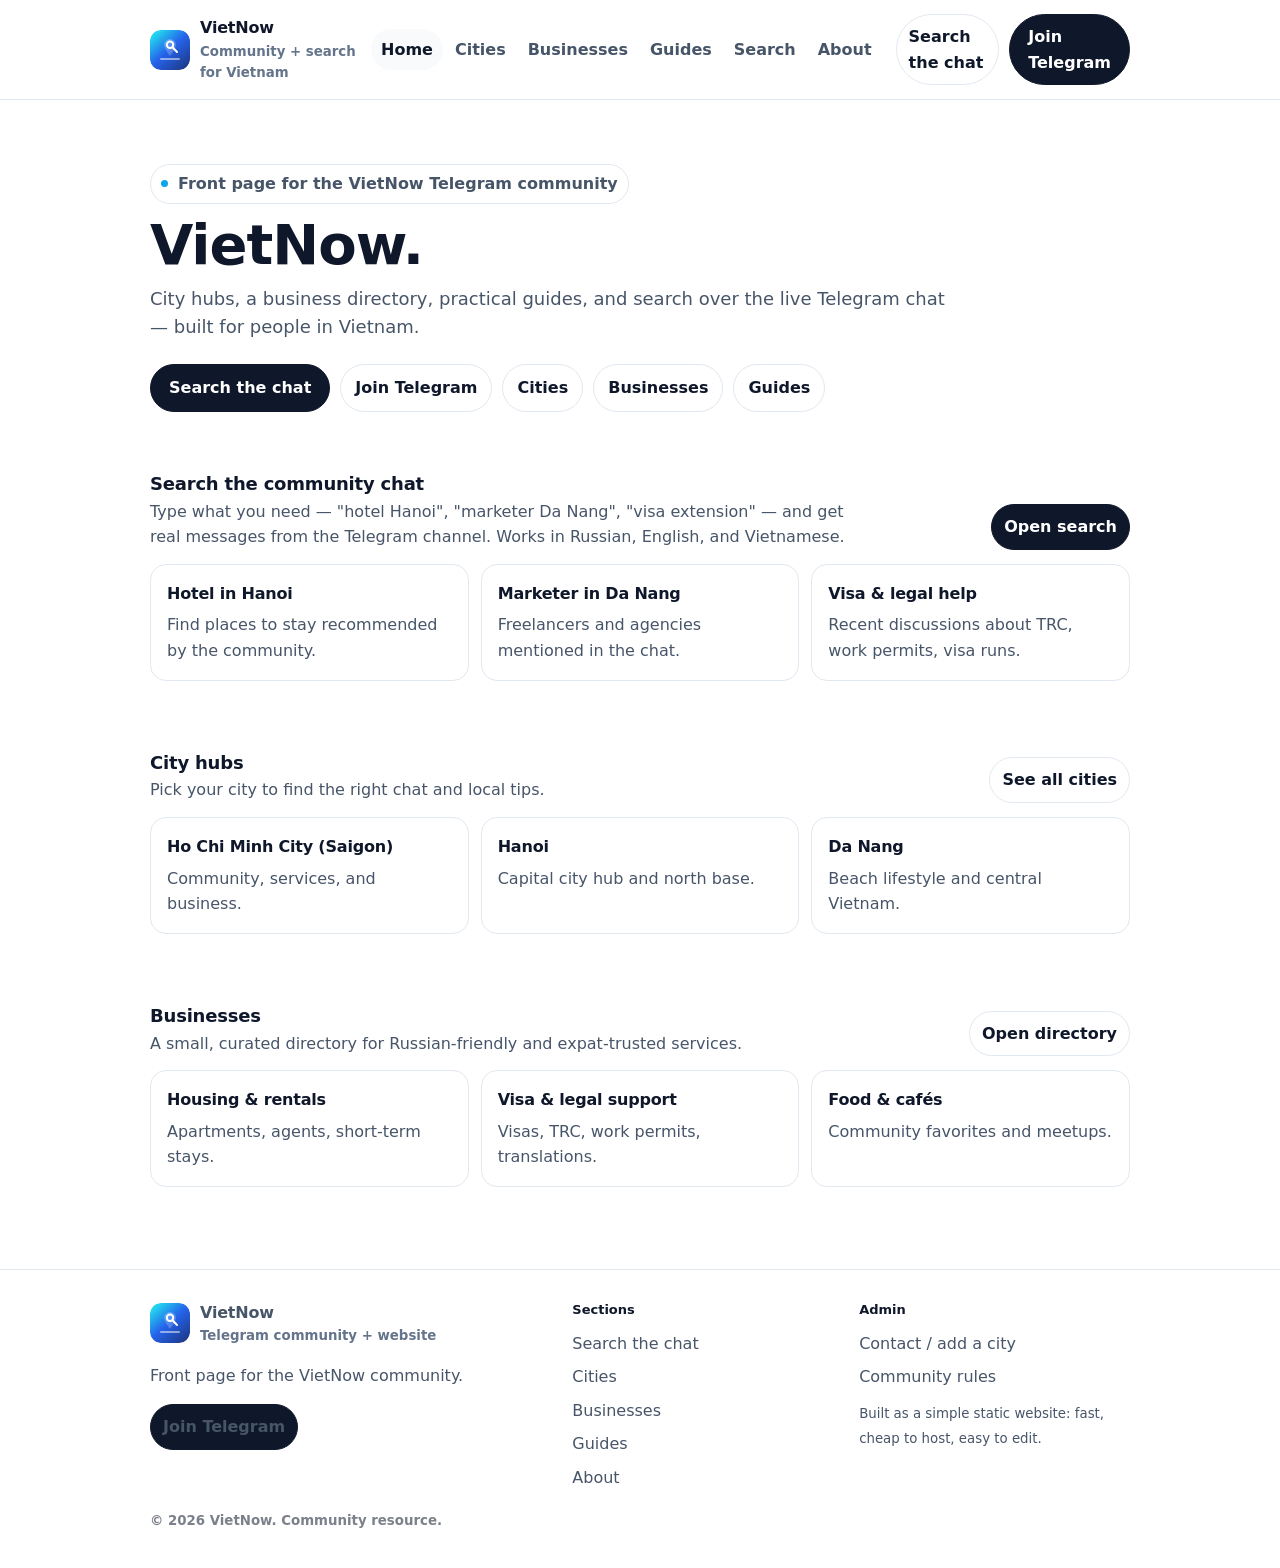
<file: index.html>
<!doctype html>
<html lang="en">
  <head>
    <meta charset="utf-8" />
    <meta name="viewport" content="width=device-width, initial-scale=1" />
    <meta name="theme-color" content="#ffffff" />

    <title>VietNow — Community, cities & search for Vietnam</title>
    <meta
      name="description"
      content="VietNow: city hubs, businesses, guides, and search over the Telegram community for life in Vietnam."
    />

    <meta property="og:title" content="VietNow" />
    <meta
      property="og:description"
      content="City communities, businesses, guides, and Telegram-backed search for Vietnam."
    />
    <meta property="og:type" content="website" />

    <link rel="stylesheet" href="./assets/styles.css" />
    <link rel="icon" href="./assets/vietnow-mark.svg" type="image/svg+xml" />
  </head>
  <body>
    <header class="topbar">
      <div class="container">
        <div class="topbar-inner">
          <a class="brand" href="./">
            <img class="brand-mark" src="./assets/vietnow-mark.svg" width="40" height="40" alt="" />
            <span>
              VietNow
              <small>Community + search for Vietnam</small>
            </span>
          </a>

          <nav class="nav" aria-label="Primary">
            <a href="./" aria-current="page">Home</a>
            <a href="./cities/">Cities</a>
            <a href="./business/">Businesses</a>
            <a href="./guides/">Guides</a>
            <a href="./search/">Search</a>
            <a href="./about/">About</a>
          </nav>

          <div class="actions">
            <a class="btn btn-ghost btn-small" href="./search/">Search the chat</a>
            <a class="btn btn-primary btn-small btn-wide" href="https://t.me/vietnam_now44" target="_blank" rel="noreferrer">
              Join Telegram
            </a>
            <button class="btn menu-btn" id="menuBtn" aria-expanded="false" aria-controls="mobileNav" type="button">
              Menu
            </button>
          </div>
        </div>

        <div class="mobile-nav" id="mobileNav">
          <div class="grid">
            <a href="./" aria-current="page">Home</a>
            <a href="./cities/">Cities</a>
            <a href="./business/">Businesses</a>
            <a href="./guides/">Guides</a>
            <a href="./search/">Search</a>
            <a href="./about/">About</a>
            <a class="btn btn-primary" href="https://t.me/vietnam_now44" target="_blank" rel="noreferrer">Join Telegram</a>
          </div>
        </div>
      </div>
    </header>

    <main>
      <section class="hero">
        <div class="container">
          <span class="kicker"><span class="dot"></span> Front page for the VietNow Telegram community</span>
          <h1>VietNow.</h1>
          <p class="lead">
            City hubs, a business directory, practical guides, and search over the live Telegram chat — built for people in Vietnam.
          </p>

          <div class="hero-actions">
            <a class="btn btn-primary btn-wide" href="./search/">Search the chat</a>
            <a class="btn" href="https://t.me/vietnam_now44" target="_blank" rel="noreferrer">Join Telegram</a>
            <a class="btn" href="./cities/">Cities</a>
            <a class="btn" href="./business/">Businesses</a>
            <a class="btn" href="./guides/">Guides</a>
          </div>

        </div>
      </section>

      <section class="section">
        <div class="container">
          <div class="section-head">
            <div>
              <h2>Search the community chat</h2>
              <p>Type what you need — "hotel Hanoi", "marketer Da Nang", "visa extension" — and get real messages from the Telegram channel. Works in Russian, English, and Vietnamese.</p>
            </div>
            <a class="btn btn-primary btn-small" href="./search/">Open search</a>
          </div>

          <div class="cards">
            <a class="card" href="./search/?q=hotel&amp;city=Hanoi">
              <h3>Hotel in Hanoi</h3>
              <p>Find places to stay recommended by the community.</p>
            </a>
            <a class="card" href="./search/?q=marketer&amp;city=Da%20Nang">
              <h3>Marketer in Da Nang</h3>
              <p>Freelancers and agencies mentioned in the chat.</p>
            </a>
            <a class="card" href="./search/?cat=visa_legal&amp;t=3month">
              <h3>Visa &amp; legal help</h3>
              <p>Recent discussions about TRC, work permits, visa runs.</p>
            </a>
          </div>
        </div>
      </section>

      <section class="section">
        <div class="container">
          <div class="section-head">
            <div>
              <h2>City hubs</h2>
              <p>Pick your city to find the right chat and local tips.</p>
            </div>
            <a class="btn btn-small" href="./cities/">See all cities</a>
          </div>

          <div class="cards">
            <a class="card" href="./cities/#hcmc" data-search="ho chi minh hcmc saigon">
              <h3>Ho Chi Minh City (Saigon)</h3>
              <p>Community, services, and business.</p>
            </a>
            <a class="card" href="./cities/#hanoi" data-search="hanoi">
              <h3>Hanoi</h3>
              <p>Capital city hub and north base.</p>
            </a>
            <a class="card" href="./cities/#danang" data-search="da nang danang hoi an">
              <h3>Da Nang</h3>
              <p>Beach lifestyle and central Vietnam.</p>
            </a>
          </div>
        </div>
      </section>

      <section class="section">
        <div class="container">
          <div class="section-head">
            <div>
              <h2>Businesses</h2>
              <p>A small, curated directory for Russian-friendly and expat-trusted services.</p>
            </div>
            <a class="btn btn-small" href="./business/">Open directory</a>
          </div>

          <div class="cards">
            <a class="card" href="./business/#housing" data-search="rent apartment agent housing">
              <h3>Housing & rentals</h3>
              <p>Apartments, agents, short-term stays.</p>
            </a>
            <a class="card" href="./business/#legal" data-search="visa trc work permit legal">
              <h3>Visa & legal support</h3>
              <p>Visas, TRC, work permits, translations.</p>
            </a>
            <a class="card" href="./business/#food" data-search="restaurant cafe delivery">
              <h3>Food & cafés</h3>
              <p>Community favorites and meetups.</p>
            </a>
          </div>
        </div>
      </section>
    </main>

    <footer class="footer">
      <div class="container">
        <div class="footer-grid">
          <div>
            <div class="brand" style="margin-bottom:10px;">
              <img class="brand-mark" src="./assets/vietnow-mark.svg" width="40" height="40" alt="" />
              <span>
                VietNow
                <small>Telegram community + website</small>
              </span>
            </div>
            <p>Front page for the VietNow community.</p>
            <div style="margin-top:12px;">
              <a class="btn btn-primary btn-small" href="https://t.me/vietnam_now44" target="_blank" rel="noreferrer">Join Telegram</a>
            </div>
          </div>

          <div>
            <h3>Sections</h3>
            <ul class="list">
              <li><a href="./search/">Search the chat</a></li>
              <li><a href="./cities/">Cities</a></li>
              <li><a href="./business/">Businesses</a></li>
              <li><a href="./guides/">Guides</a></li>
              <li><a href="./about/">About</a></li>
            </ul>
          </div>

          <div>
            <h3>Admin</h3>
            <ul class="list">
              <li><a href="./about/#contact">Contact / add a city</a></li>
              <li><a href="./about/#rules">Community rules</a></li>
            </ul>
            <p style="margin-top:10px;"><small>Built as a simple static website: fast, cheap to host, easy to edit.</small></p>
          </div>
        </div>

        <div style="margin-top:16px; color: rgba(15,23,42,.55); font-weight:650;">
          <small>© <span id="year"></span> VietNow. Community resource.</small>
        </div>
      </div>
    </footer>

    <script src="./assets/app.js"></script>
    <script>
      document.getElementById('year').textContent = new Date().getFullYear();
    </script>
  </body>
</html>
</file>
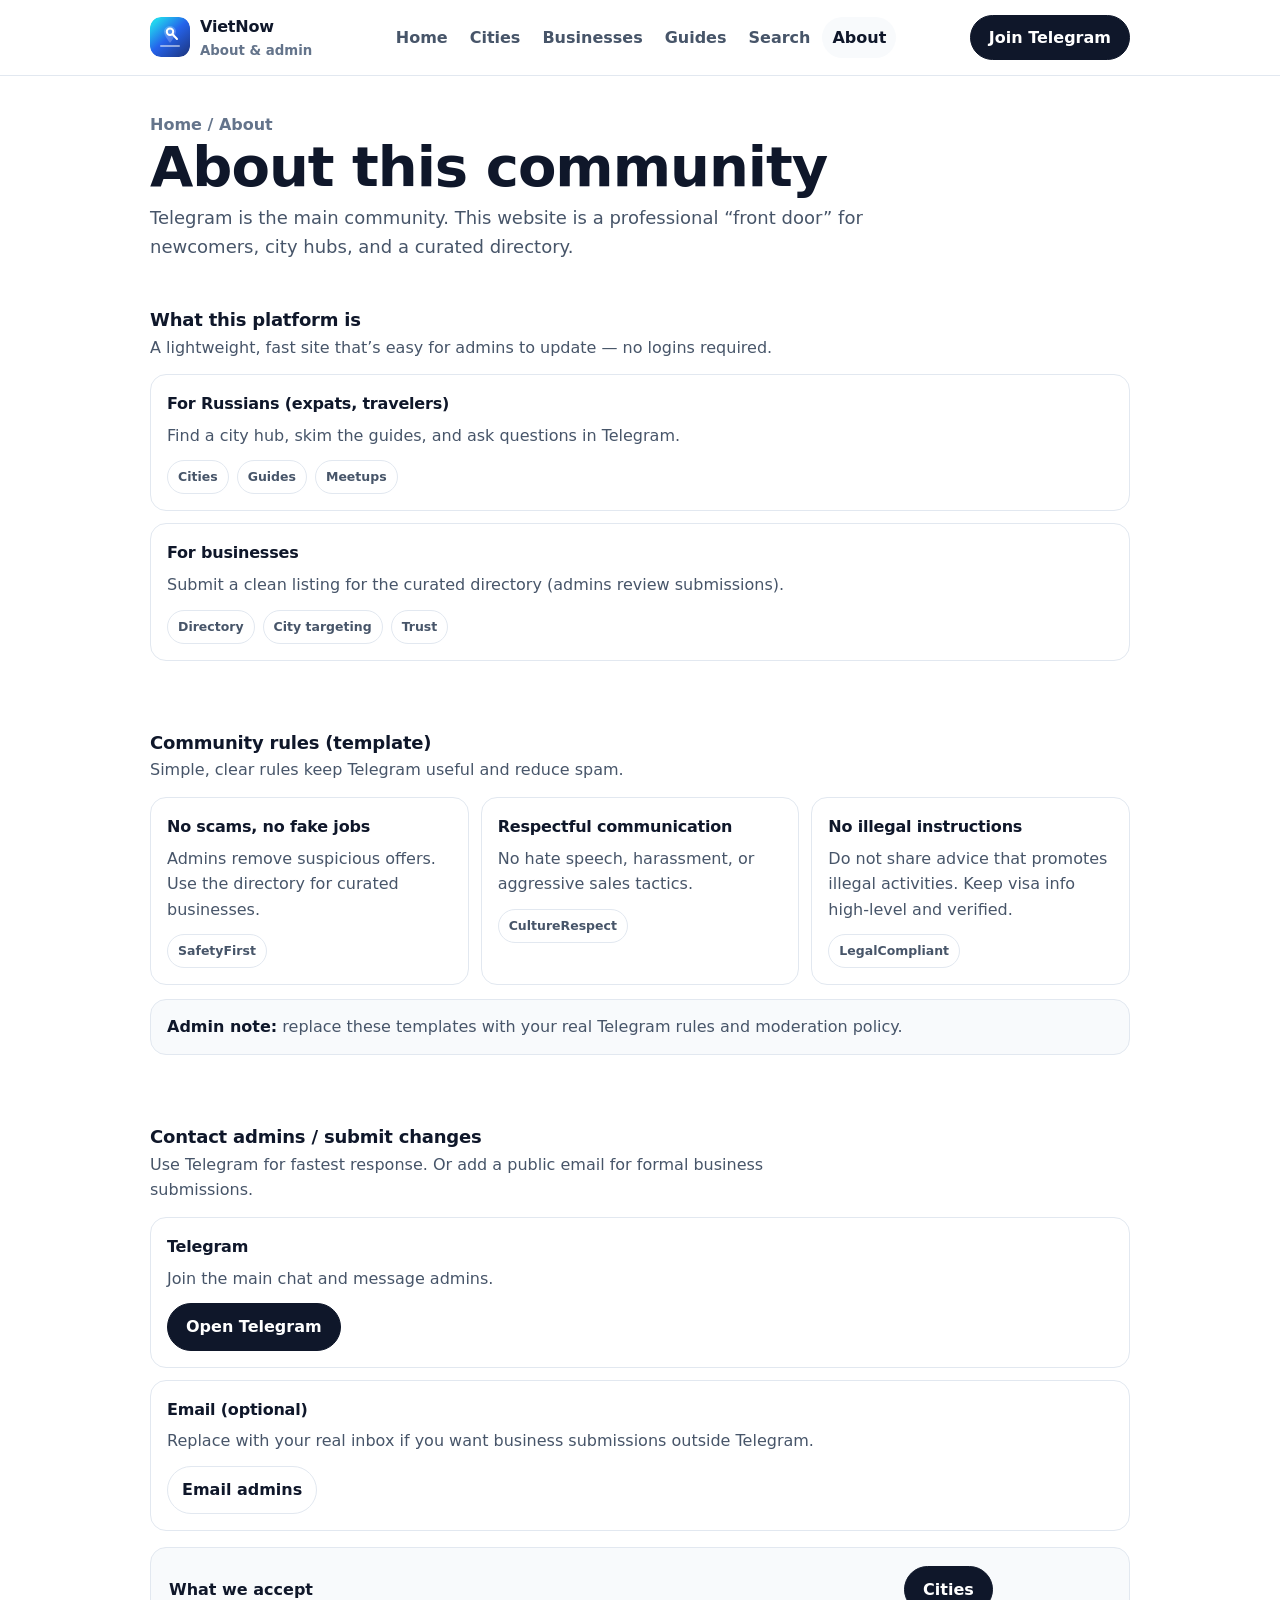
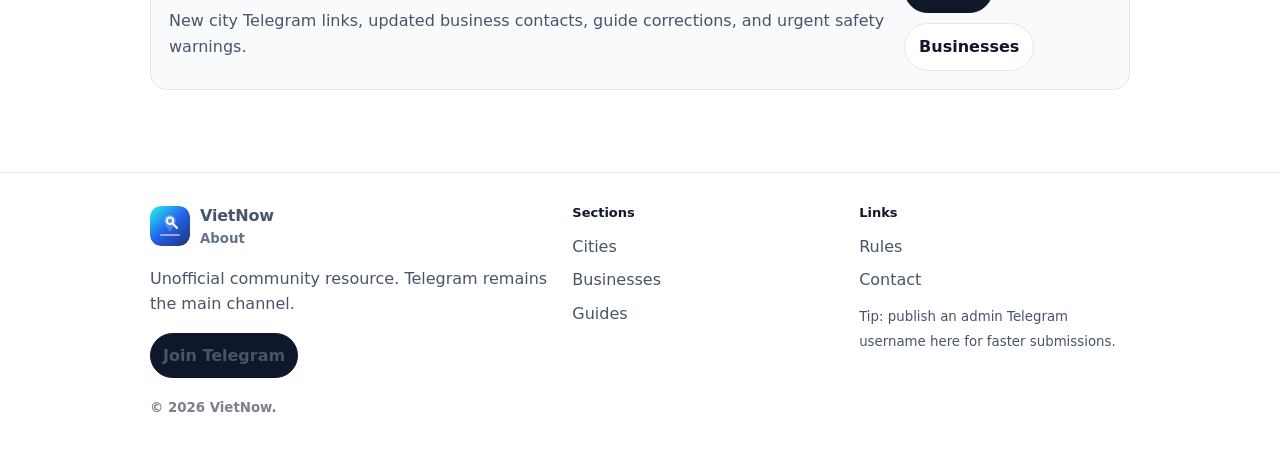
<file: about/index.html>
<!doctype html>
<html lang="en">
  <head>
    <meta charset="utf-8" />
    <meta name="viewport" content="width=device-width, initial-scale=1" />
    <meta name="theme-color" content="#ffffff" />

    <title>About — VietNow</title>
    <meta name="description" content="About VietNow: purpose, rules, and how to contact admins to add cities and businesses." />

    <link rel="stylesheet" href="../assets/styles.css" />
    <link rel="icon" href="../assets/vietnow-mark.svg" type="image/svg+xml" />
  </head>
  <body>
    <header class="topbar">
      <div class="container">
        <div class="topbar-inner">
          <a class="brand" href="../">
            <img class="brand-mark" src="../assets/vietnow-mark.svg" width="40" height="40" alt="" />
            <span>
              VietNow
              <small>About & admin</small>
            </span>
          </a>

          <nav class="nav" aria-label="Primary">
            <a href="../">Home</a>
            <a href="../cities/">Cities</a>
            <a href="../business/">Businesses</a>
            <a href="../guides/">Guides</a>
            <a href="../search/">Search</a>
            <a href="./" aria-current="page">About</a>
          </nav>

          <div class="actions">
            <a class="btn btn-primary btn-small btn-wide" href="https://t.me/vietnam_now44" target="_blank" rel="noreferrer">
              Join Telegram
            </a>
            <button class="btn menu-btn" id="menuBtn" aria-expanded="false" aria-controls="mobileNav" type="button">Menu</button>
          </div>
        </div>

        <div class="mobile-nav" id="mobileNav">
          <div class="grid">
            <a href="../">Home</a>
            <a href="../cities/">Cities</a>
            <a href="../business/">Businesses</a>
            <a href="../guides/">Guides</a>
            <a href="../search/">Search</a>
            <a href="./" aria-current="page">About</a>
            <a class="btn btn-primary" href="https://t.me/vietnam_now44" target="_blank" rel="noreferrer">Join Telegram</a>
          </div>
        </div>
      </div>
    </header>

    <main>
      <section class="page-title">
        <div class="container">
          <div class="breadcrumbs">Home / About</div>
          <h1>About this community</h1>
          <p class="lead" style="margin-bottom:0;">
            Telegram is the main community. This website is a professional “front door” for newcomers, city hubs, and a curated directory.
          </p>
        </div>
      </section>

      <section class="section">
        <div class="container">
          <div class="section-head">
            <div>
              <h2>What this platform is</h2>
              <p>A lightweight, fast site that’s easy for admins to update — no logins required.</p>
            </div>
          </div>

          <div class="grid-2">
            <div class="card">
              <h3>For Russians (expats, travelers)</h3>
              <p>Find a city hub, skim the guides, and ask questions in Telegram.</p>
              <div class="tags" style="margin-top:12px;">
                <span class="tag">Cities</span>
                <span class="tag">Guides</span>
                <span class="tag">Meetups</span>
              </div>
            </div>
            <div class="card">
              <h3>For businesses</h3>
              <p>Submit a clean listing for the curated directory (admins review submissions).</p>
              <div class="tags" style="margin-top:12px;">
                <span class="tag">Directory</span>
                <span class="tag">City targeting</span>
                <span class="tag">Trust</span>
              </div>
            </div>
          </div>
        </div>
      </section>

      <section class="section" id="rules">
        <div class="container">
          <div class="section-head">
            <div>
              <h2>Community rules (template)</h2>
              <p>Simple, clear rules keep Telegram useful and reduce spam.</p>
            </div>
          </div>

          <div class="cards">
            <div class="card">
              <h3>No scams, no fake jobs</h3>
              <p>Admins remove suspicious offers. Use the directory for curated businesses.</p>
              <div class="tags"><span class="tag"><strong>Safety</strong> First</span></div>
            </div>
            <div class="card">
              <h3>Respectful communication</h3>
              <p>No hate speech, harassment, or aggressive sales tactics.</p>
              <div class="tags"><span class="tag"><strong>Culture</strong> Respect</span></div>
            </div>
            <div class="card">
              <h3>No illegal instructions</h3>
              <p>Do not share advice that promotes illegal activities. Keep visa info high-level and verified.</p>
              <div class="tags"><span class="tag"><strong>Legal</strong> Compliant</span></div>
            </div>
          </div>

          <div class="notice">
            <strong>Admin note:</strong> replace these templates with your real Telegram rules and moderation policy.
          </div>
        </div>
      </section>

      <section class="section" id="contact">
        <div class="container">
          <div class="section-head">
            <div>
              <h2>Contact admins / submit changes</h2>
              <p>Use Telegram for fastest response. Or add a public email for formal business submissions.</p>
            </div>
          </div>

          <div class="grid-2">
            <div class="card">
              <h3>Telegram</h3>
              <p>Join the main chat and message admins.</p>
              <div style="margin-top:12px;" class="hero-actions">
                <a class="btn btn-primary btn-wide" href="https://t.me/vietnam_now44" target="_blank" rel="noreferrer">Open Telegram</a>
              </div>
            </div>
            <div class="card">
              <h3>Email (optional)</h3>
              <p>Replace with your real inbox if you want business submissions outside Telegram.</p>
              <div style="margin-top:12px;" class="hero-actions">
                <a class="btn" href="mailto:admin@yourdomain.com?subject=Russians%20in%20Vietnam%20—%20Submission">Email admins</a>
              </div>
            </div>
          </div>

          <div class="cta" style="margin-top:16px;">
            <div>
              <h3 style="margin:0 0 6px; font-size:16px;">What we accept</h3>
              <p>New city Telegram links, updated business contacts, guide corrections, and urgent safety warnings.</p>
            </div>
            <div class="hero-actions">
              <a class="btn btn-primary btn-wide" href="../cities/">Cities</a>
              <a class="btn" href="../business/">Businesses</a>
            </div>
          </div>
        </div>
      </section>
    </main>

    <footer class="footer">
      <div class="container">
        <div class="footer-grid">
          <div>
            <div class="brand" style="margin-bottom:10px;">
              <img class="brand-mark" src="../assets/vietnow-mark.svg" width="40" height="40" alt="" />
              <span>
                VietNow
                <small>About</small>
              </span>
            </div>
            <p>Unofficial community resource. Telegram remains the main channel.</p>
            <div style="margin-top:12px;">
              <a class="btn btn-primary btn-small" href="https://t.me/vietnam_now44" target="_blank" rel="noreferrer">Join Telegram</a>
            </div>
          </div>
          <div>
            <h3>Sections</h3>
            <ul class="list">
              <li><a href="../cities/">Cities</a></li>
              <li><a href="../business/">Businesses</a></li>
              <li><a href="../guides/">Guides</a></li>
            </ul>
          </div>
          <div>
            <h3>Links</h3>
            <ul class="list">
              <li><a href="#rules">Rules</a></li>
              <li><a href="#contact">Contact</a></li>
            </ul>
            <p style="margin-top:10px;"><small>Tip: publish an admin Telegram username here for faster submissions.</small></p>
          </div>
        </div>
        <div style="margin-top:16px; color: rgba(15,23,42,.55); font-weight:650;">
          <small>© <span id="year"></span> VietNow.</small>
        </div>
      </div>
    </footer>

    <script src="../assets/app.js"></script>
    <script>
      document.getElementById('year').textContent = new Date().getFullYear();
    </script>
  </body>
</html>
</file>
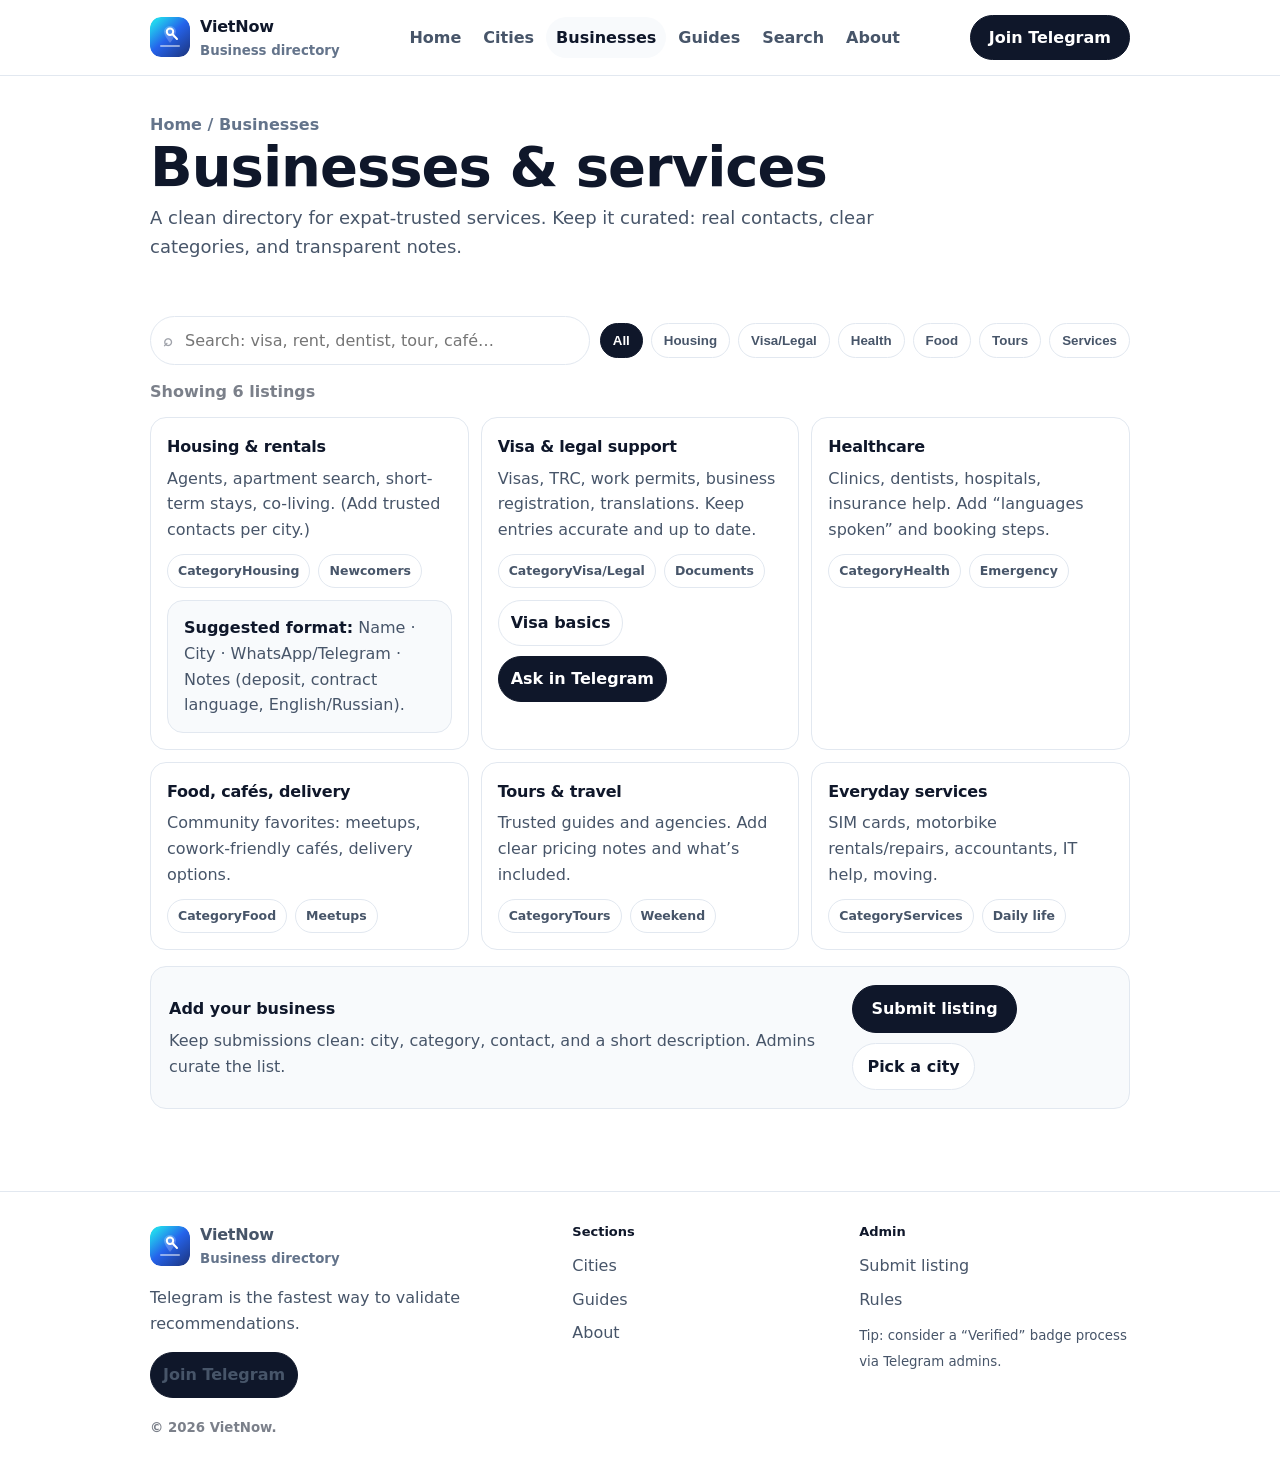
<file: business/index.html>
<!doctype html>
<html lang="en">
  <head>
    <meta charset="utf-8" />
    <meta name="viewport" content="width=device-width, initial-scale=1" />
    <meta name="theme-color" content="#ffffff" />

    <title>Businesses — VietNow</title>
    <meta
      name="description"
      content="Directory of Russian-friendly and expat-trusted businesses in Vietnam: housing, visa/legal, healthcare, tours, food, services."
    />

    <link rel="stylesheet" href="../assets/styles.css" />
    <link rel="icon" href="../assets/vietnow-mark.svg" type="image/svg+xml" />
  </head>
  <body>
    <header class="topbar">
      <div class="container">
        <div class="topbar-inner">
          <a class="brand" href="../">
            <img class="brand-mark" src="../assets/vietnow-mark.svg" width="40" height="40" alt="" />
            <span>
              VietNow
              <small>Business directory</small>
            </span>
          </a>

          <nav class="nav" aria-label="Primary">
            <a href="../">Home</a>
            <a href="../cities/">Cities</a>
            <a href="./" aria-current="page">Businesses</a>
            <a href="../guides/">Guides</a>
            <a href="../search/">Search</a>
            <a href="../about/">About</a>
          </nav>

          <div class="actions">
            <a class="btn btn-primary btn-small btn-wide" href="https://t.me/vietnam_now44" target="_blank" rel="noreferrer">
              Join Telegram
            </a>
            <button class="btn menu-btn" id="menuBtn" aria-expanded="false" aria-controls="mobileNav" type="button">Menu</button>
          </div>
        </div>

        <div class="mobile-nav" id="mobileNav">
          <div class="grid">
            <a href="../">Home</a>
            <a href="../cities/">Cities</a>
            <a href="./" aria-current="page">Businesses</a>
            <a href="../guides/">Guides</a>
            <a href="../search/">Search</a>
            <a href="../about/">About</a>
            <a class="btn btn-primary" href="https://t.me/vietnam_now44" target="_blank" rel="noreferrer">Join Telegram</a>
          </div>
        </div>
      </div>
    </header>

    <main>
      <section class="page-title">
        <div class="container">
          <div class="breadcrumbs">Home / Businesses</div>
          <h1>Businesses & services</h1>
          <p class="lead" style="margin-bottom:0;">
            A clean directory for expat-trusted services. Keep it curated: real contacts, clear categories, and transparent notes.
          </p>
        </div>
      </section>

      <section class="section">
        <div class="container">
          <div class="toolbar">
            <div class="input" role="search">
              <span style="color:rgba(15,23,42,.40); font-weight:800;">⌕</span>
              <label class="sr-only" for="searchInput">Search businesses</label>
              <input id="searchInput" placeholder="Search: visa, rent, dentist, tour, café…" autocomplete="off" />
            </div>

            <div class="pill-row" aria-label="Filters">
              <button class="pill" data-filter="all" aria-pressed="true" type="button">All</button>
              <button class="pill" data-filter="housing" aria-pressed="false" type="button">Housing</button>
              <button class="pill" data-filter="legal" aria-pressed="false" type="button">Visa/Legal</button>
              <button class="pill" data-filter="health" aria-pressed="false" type="button">Health</button>
              <button class="pill" data-filter="food" aria-pressed="false" type="button">Food</button>
              <button class="pill" data-filter="tours" aria-pressed="false" type="button">Tours</button>
              <button class="pill" data-filter="services" aria-pressed="false" type="button">Services</button>
            </div>
          </div>

          <p style="margin: 0 0 12px; color: rgba(15,23,42,.55); font-weight: 650;">
            Showing <span id="resultsCount">0</span> listings
          </p>

          <div class="cards">
            <div class="card" id="housing" data-tags="housing" data-search="housing rentals apartment agent hcmc hanoi danang">
              <h3>Housing & rentals</h3>
              <p>Agents, apartment search, short-term stays, co-living. (Add trusted contacts per city.)</p>
              <div class="tags">
                <span class="tag"><strong>Category</strong> Housing</span>
                <span class="tag">Newcomers</span>
              </div>
              <div class="notice" style="margin-top:12px;">
                <strong>Suggested format:</strong> Name · City · WhatsApp/Telegram · Notes (deposit, contract language, English/Russian).
              </div>
            </div>

            <div class="card" id="legal" data-tags="legal" data-search="visa trc work permit legal lawyer translation notarization">
              <h3>Visa & legal support</h3>
              <p>Visas, TRC, work permits, business registration, translations. Keep entries accurate and up to date.</p>
              <div class="tags">
                <span class="tag"><strong>Category</strong> Visa/Legal</span>
                <span class="tag">Documents</span>
              </div>
              <div style="margin-top:12px;" class="hero-actions">
                <a class="btn btn-small" href="../guides/#visa">Visa basics</a>
                <a class="btn btn-primary btn-small" href="https://t.me/vietnam_now44" target="_blank" rel="noreferrer">Ask in Telegram</a>
              </div>
            </div>

            <div class="card" id="health" data-tags="health" data-search="doctor clinic dentist hospital insurance pharmacy">
              <h3>Healthcare</h3>
              <p>Clinics, dentists, hospitals, insurance help. Add “languages spoken” and booking steps.</p>
              <div class="tags">
                <span class="tag"><strong>Category</strong> Health</span>
                <span class="tag">Emergency</span>
              </div>
            </div>

            <div class="card" id="food" data-tags="food" data-search="restaurant cafe bakery delivery russian food">
              <h3>Food, cafés, delivery</h3>
              <p>Community favorites: meetups, cowork-friendly cafés, delivery options.</p>
              <div class="tags">
                <span class="tag"><strong>Category</strong> Food</span>
                <span class="tag">Meetups</span>
              </div>
            </div>

            <div class="card" id="tours" data-tags="tours" data-search="tours travel guide ha long sapa mekong scuba">
              <h3>Tours & travel</h3>
              <p>Trusted guides and agencies. Add clear pricing notes and what’s included.</p>
              <div class="tags">
                <span class="tag"><strong>Category</strong> Tours</span>
                <span class="tag">Weekend</span>
              </div>
            </div>

            <div class="card" id="services" data-tags="services" data-search="services repair scooter motorbike sim bank accountant it">
              <h3>Everyday services</h3>
              <p>SIM cards, motorbike rentals/repairs, accountants, IT help, moving.</p>
              <div class="tags">
                <span class="tag"><strong>Category</strong> Services</span>
                <span class="tag">Daily life</span>
              </div>
            </div>
          </div>

          <div class="cta" style="margin-top:16px;">
            <div>
              <h3 style="margin:0 0 6px; font-size:16px;">Add your business</h3>
              <p>Keep submissions clean: city, category, contact, and a short description. Admins curate the list.</p>
            </div>
            <div class="hero-actions">
              <a class="btn btn-primary btn-wide" href="../about/#contact">Submit listing</a>
              <a class="btn" href="../cities/">Pick a city</a>
            </div>
          </div>
        </div>
      </section>
    </main>

    <footer class="footer">
      <div class="container">
        <div class="footer-grid">
          <div>
            <div class="brand" style="margin-bottom:10px;">
              <img class="brand-mark" src="../assets/vietnow-mark.svg" width="40" height="40" alt="" />
              <span>
                VietNow
                <small>Business directory</small>
              </span>
            </div>
            <p>Telegram is the fastest way to validate recommendations.</p>
            <div style="margin-top:12px;">
              <a class="btn btn-primary btn-small" href="https://t.me/vietnam_now44" target="_blank" rel="noreferrer">Join Telegram</a>
            </div>
          </div>
          <div>
            <h3>Sections</h3>
            <ul class="list">
              <li><a href="../cities/">Cities</a></li>
              <li><a href="../guides/">Guides</a></li>
              <li><a href="../about/">About</a></li>
            </ul>
          </div>
          <div>
            <h3>Admin</h3>
            <ul class="list">
              <li><a href="../about/#contact">Submit listing</a></li>
              <li><a href="../about/#rules">Rules</a></li>
            </ul>
            <p style="margin-top:10px;"><small>Tip: consider a “Verified” badge process via Telegram admins.</small></p>
          </div>
        </div>
        <div style="margin-top:16px; color: rgba(15,23,42,.55); font-weight:650;">
          <small>© <span id="year"></span> VietNow.</small>
        </div>
      </div>
    </footer>

    <script src="../assets/app.js"></script>
    <script>
      document.getElementById('year').textContent = new Date().getFullYear();
    </script>
  </body>
</html>
</file>
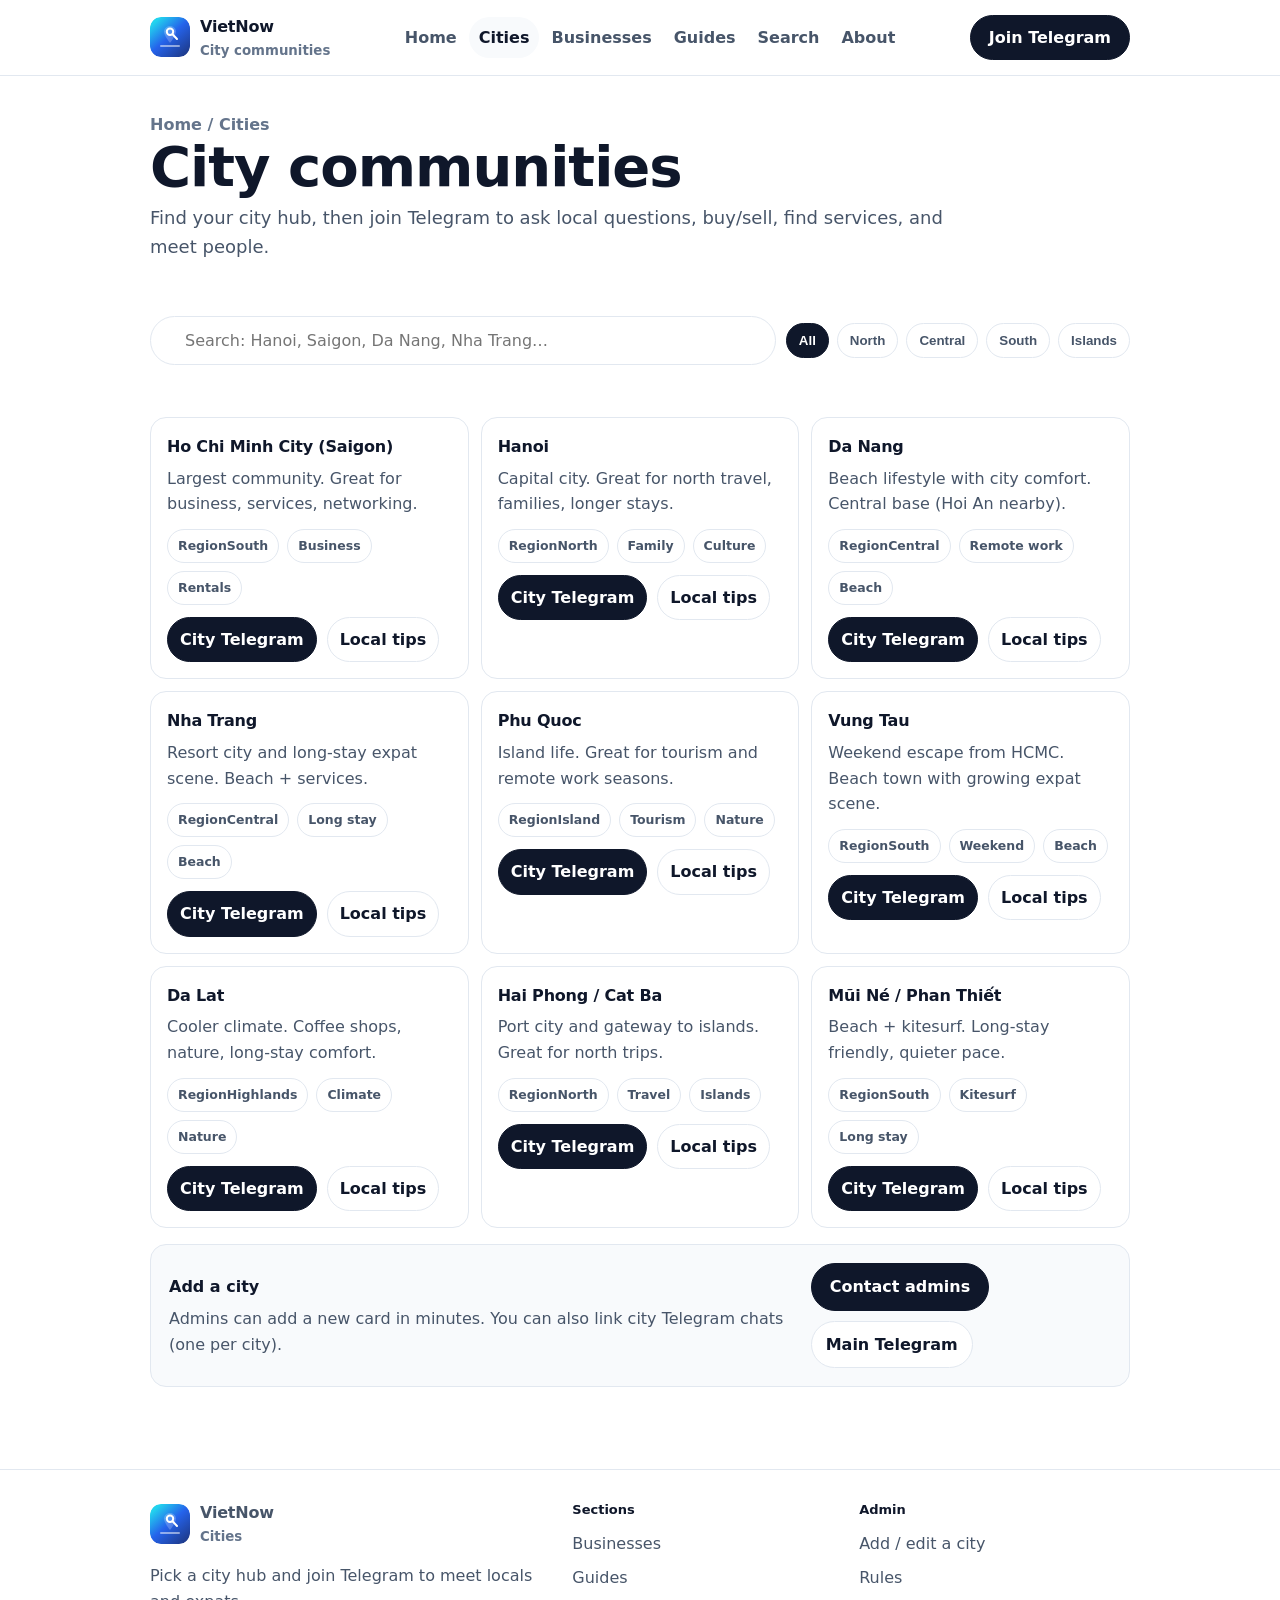
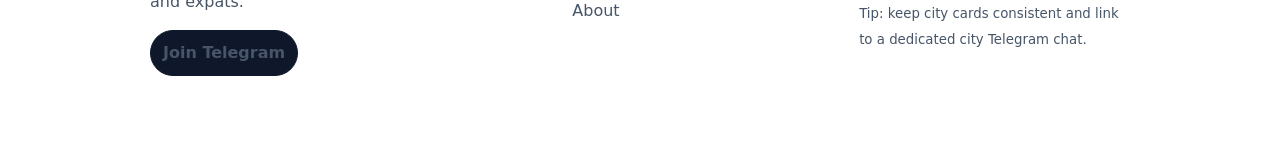
<file: cities/index.html>
<!doctype html>
<html lang="en">
  <head>
    <meta charset="utf-8" />
    <meta name="viewport" content="width=device-width, initial-scale=1" />
    <meta name="theme-color" content="#ffffff" />

    <title>Cities — VietNow</title>
    <meta name="description" content="Find your city community in Vietnam: Hanoi, HCMC (Saigon), Da Nang, Nha Trang, Phu Quoc and more." />

    <link rel="stylesheet" href="../assets/styles.css" />
    <link rel="icon" href="../assets/vietnow-mark.svg" type="image/svg+xml" />
  </head>
  <body>
    <header class="topbar">
      <div class="container">
        <div class="topbar-inner">
          <a class="brand" href="../">
            <img class="brand-mark" src="../assets/vietnow-mark.svg" width="40" height="40" alt="" />
            <span>
              VietNow
              <small>City communities</small>
            </span>
          </a>

          <nav class="nav" aria-label="Primary">
            <a href="../">Home</a>
            <a href="./" aria-current="page">Cities</a>
            <a href="../business/">Businesses</a>
            <a href="../guides/">Guides</a>
            <a href="../search/">Search</a>
            <a href="../about/">About</a>
          </nav>

          <div class="actions">
            <a class="btn btn-primary btn-small btn-wide" href="https://t.me/vietnam_now44" target="_blank" rel="noreferrer">
              Join Telegram
            </a>
            <button class="btn menu-btn" id="menuBtn" aria-expanded="false" aria-controls="mobileNav" type="button">Menu</button>
          </div>
        </div>

        <div class="mobile-nav" id="mobileNav">
          <div class="grid">
            <a href="../">Home</a>
            <a href="./" aria-current="page">Cities</a>
            <a href="../business/">Businesses</a>
            <a href="../guides/">Guides</a>
            <a href="../search/">Search</a>
            <a href="../about/">About</a>
            <a class="btn btn-primary" href="https://t.me/vietnam_now44" target="_blank" rel="noreferrer">Join Telegram</a>
          </div>
        </div>
      </div>
    </header>

    <main>
      <section class="page-title">
        <div class="container">
          <div class="breadcrumbs">Home / Cities</div>
          <h1>City communities</h1>
          <p class="lead" style="margin-bottom:0;">
            Find your city hub, then join Telegram to ask local questions, buy/sell, find services, and meet people.
          </p>
        </div>
      </section>

      <section class="section">
        <div class="container">
          <div class="toolbar">
            <div class="input" role="search">
              <span style="color:rgba(255,255,255,.55); font-weight:800;">⌕</span>
              <label class="sr-only" for="searchInput">Search cities</label>
              <input id="searchInput" placeholder="Search: Hanoi, Saigon, Da Nang, Nha Trang…" autocomplete="off" />
            </div>

            <div class="pill-row" aria-label="Filters">
              <button class="pill" data-filter="all" aria-pressed="true" type="button">All</button>
              <button class="pill" data-filter="north" aria-pressed="false" type="button">North</button>
              <button class="pill" data-filter="central" aria-pressed="false" type="button">Central</button>
              <button class="pill" data-filter="south" aria-pressed="false" type="button">South</button>
              <button class="pill" data-filter="island" aria-pressed="false" type="button">Islands</button>
            </div>
          </div>

          <p style="margin: 0 0 12px; color: rgba(255,255,255,.55); font-weight: 700;">
            Showing <span id="resultsCount">0</span> cities
          </p>

          <div class="cards">
            <div class="card" id="hcmc" data-tags="south" data-search="ho chi minh hcmc saigon district 1 district 2 thu duc">
              <h3>Ho Chi Minh City (Saigon)</h3>
              <p>Largest community. Great for business, services, networking.</p>
              <div class="tags">
                <span class="tag"><strong>Region</strong> South</span>
                <span class="tag">Business</span>
                <span class="tag">Rentals</span>
              </div>
              <div style="margin-top:12px;" class="hero-actions">
                <a class="btn btn-primary btn-small" href="https://t.me/your_telegram_city_hcmc" target="_blank" rel="noreferrer">City Telegram</a>
                <a class="btn btn-small" href="../guides/#hcmc">Local tips</a>
              </div>
            </div>

            <div class="card" id="hanoi" data-tags="north" data-search="hanoi tay ho long bien cau giay">
              <h3>Hanoi</h3>
              <p>Capital city. Great for north travel, families, longer stays.</p>
              <div class="tags">
                <span class="tag"><strong>Region</strong> North</span>
                <span class="tag">Family</span>
                <span class="tag">Culture</span>
              </div>
              <div style="margin-top:12px;" class="hero-actions">
                <a class="btn btn-primary btn-small" href="https://t.me/your_telegram_city_hanoi" target="_blank" rel="noreferrer">City Telegram</a>
                <a class="btn btn-small" href="../guides/#hanoi">Local tips</a>
              </div>
            </div>

            <div class="card" id="danang" data-tags="central" data-search="da nang danang son tra my khe hoi an">
              <h3>Da Nang</h3>
              <p>Beach lifestyle with city comfort. Central base (Hoi An nearby).</p>
              <div class="tags">
                <span class="tag"><strong>Region</strong> Central</span>
                <span class="tag">Remote work</span>
                <span class="tag">Beach</span>
              </div>
              <div style="margin-top:12px;" class="hero-actions">
                <a class="btn btn-primary btn-small" href="https://t.me/your_telegram_city_danang" target="_blank" rel="noreferrer">City Telegram</a>
                <a class="btn btn-small" href="../guides/#danang">Local tips</a>
              </div>
            </div>

            <div class="card" id="nhatrang" data-tags="central" data-search="nha trang nhatrang cam ranh">
              <h3>Nha Trang</h3>
              <p>Resort city and long-stay expat scene. Beach + services.</p>
              <div class="tags">
                <span class="tag"><strong>Region</strong> Central</span>
                <span class="tag">Long stay</span>
                <span class="tag">Beach</span>
              </div>
              <div style="margin-top:12px;" class="hero-actions">
                <a class="btn btn-primary btn-small" href="https://t.me/your_telegram_city_nhatrang" target="_blank" rel="noreferrer">City Telegram</a>
                <a class="btn btn-small" href="../guides/#nhatrang">Local tips</a>
              </div>
            </div>

            <div class="card" id="phuquoc" data-tags="island,south" data-search="phu quoc phuquoc island">
              <h3>Phu Quoc</h3>
              <p>Island life. Great for tourism and remote work seasons.</p>
              <div class="tags">
                <span class="tag"><strong>Region</strong> Island</span>
                <span class="tag">Tourism</span>
                <span class="tag">Nature</span>
              </div>
              <div style="margin-top:12px;" class="hero-actions">
                <a class="btn btn-primary btn-small" href="https://t.me/your_telegram_city_phuquoc" target="_blank" rel="noreferrer">City Telegram</a>
                <a class="btn btn-small" href="../guides/#phuquoc">Local tips</a>
              </div>
            </div>

            <div class="card" id="vungtau" data-tags="south" data-search="vung tau vungtau">
              <h3>Vung Tau</h3>
              <p>Weekend escape from HCMC. Beach town with growing expat scene.</p>
              <div class="tags">
                <span class="tag"><strong>Region</strong> South</span>
                <span class="tag">Weekend</span>
                <span class="tag">Beach</span>
              </div>
              <div style="margin-top:12px;" class="hero-actions">
                <a class="btn btn-primary btn-small" href="https://t.me/your_telegram_city_vungtau" target="_blank" rel="noreferrer">City Telegram</a>
                <a class="btn btn-small" href="../guides/#vungtau">Local tips</a>
              </div>
            </div>

            <div class="card" id="dalat" data-tags="south,central" data-search="da lat dalat lam dong">
              <h3>Da Lat</h3>
              <p>Cooler climate. Coffee shops, nature, long-stay comfort.</p>
              <div class="tags">
                <span class="tag"><strong>Region</strong> Highlands</span>
                <span class="tag">Climate</span>
                <span class="tag">Nature</span>
              </div>
              <div style="margin-top:12px;" class="hero-actions">
                <a class="btn btn-primary btn-small" href="https://t.me/your_telegram_city_dalat" target="_blank" rel="noreferrer">City Telegram</a>
                <a class="btn btn-small" href="../guides/#dalat">Local tips</a>
              </div>
            </div>

            <div class="card" id="haiphong" data-tags="north" data-search="hai phong haiphong cat ba">
              <h3>Hai Phong / Cat Ba</h3>
              <p>Port city and gateway to islands. Great for north trips.</p>
              <div class="tags">
                <span class="tag"><strong>Region</strong> North</span>
                <span class="tag">Travel</span>
                <span class="tag">Islands</span>
              </div>
              <div style="margin-top:12px;" class="hero-actions">
                <a class="btn btn-primary btn-small" href="https://t.me/your_telegram_city_haiphong" target="_blank" rel="noreferrer">City Telegram</a>
                <a class="btn btn-small" href="../guides/#haiphong">Local tips</a>
              </div>
            </div>

            <div class="card" id="mui-ne" data-tags="south" data-search="mui ne muine phan thiet">
              <h3>Mũi Né / Phan Thiết</h3>
              <p>Beach + kitesurf. Long-stay friendly, quieter pace.</p>
              <div class="tags">
                <span class="tag"><strong>Region</strong> South</span>
                <span class="tag">Kitesurf</span>
                <span class="tag">Long stay</span>
              </div>
              <div style="margin-top:12px;" class="hero-actions">
                <a class="btn btn-primary btn-small" href="https://t.me/your_telegram_city_muine" target="_blank" rel="noreferrer">City Telegram</a>
                <a class="btn btn-small" href="../guides/#muine">Local tips</a>
              </div>
            </div>
          </div>

          <div class="cta" style="margin-top:16px;">
            <div>
              <h3 style="margin:0 0 6px; font-size:16px;">Add a city</h3>
              <p>Admins can add a new card in minutes. You can also link city Telegram chats (one per city).</p>
            </div>
            <div class="hero-actions">
              <a class="btn btn-primary btn-wide" href="../about/#contact">Contact admins</a>
              <a class="btn" href="https://t.me/vietnam_now44" target="_blank" rel="noreferrer">Main Telegram</a>
            </div>
          </div>
        </div>
      </section>
    </main>

    <footer class="footer">
      <div class="container">
        <div class="footer-grid">
          <div>
            <div class="brand" style="margin-bottom:10px;">
              <img class="brand-mark" src="../assets/vietnow-mark.svg" width="40" height="40" alt="" />
              <span>
                VietNow
                <small>Cities</small>
              </span>
            </div>
            <p>Pick a city hub and join Telegram to meet locals and expats.</p>
            <div style="margin-top:12px;">
              <a class="btn btn-primary btn-small" href="https://t.me/vietnam_now44" target="_blank" rel="noreferrer">Join Telegram</a>
            </div>
          </div>
          <div>
            <h3>Sections</h3>
            <ul class="list">
              <li><a href="../business/">Businesses</a></li>
              <li><a href="../guides/">Guides</a></li>
              <li><a href="../about/">About</a></li>
            </ul>
          </div>
          <div>
            <h3>Admin</h3>
            <ul class="list">
              <li><a href="../about/#contact">Add / edit a city</a></li>
              <li><a href="../about/#rules">Rules</a></li>
            </ul>
            <p style="margin-top:10px;"><small>Tip: keep city cards consistent and link to a dedicated city Telegram chat.</small></p>
          </div>
        </div>
        <div style="margin-top:16px; color: rgba(255,255,255,.45); font-weight:650;">
          <small>© <span id="year"></span> VietNow.</small>
        </div>
      </div>
    </footer>

    <script src="../assets/app.js"></script>
    <script>
      document.getElementById('year').textContent = new Date().getFullYear();
    </script>
  </body>
</html>
</file>
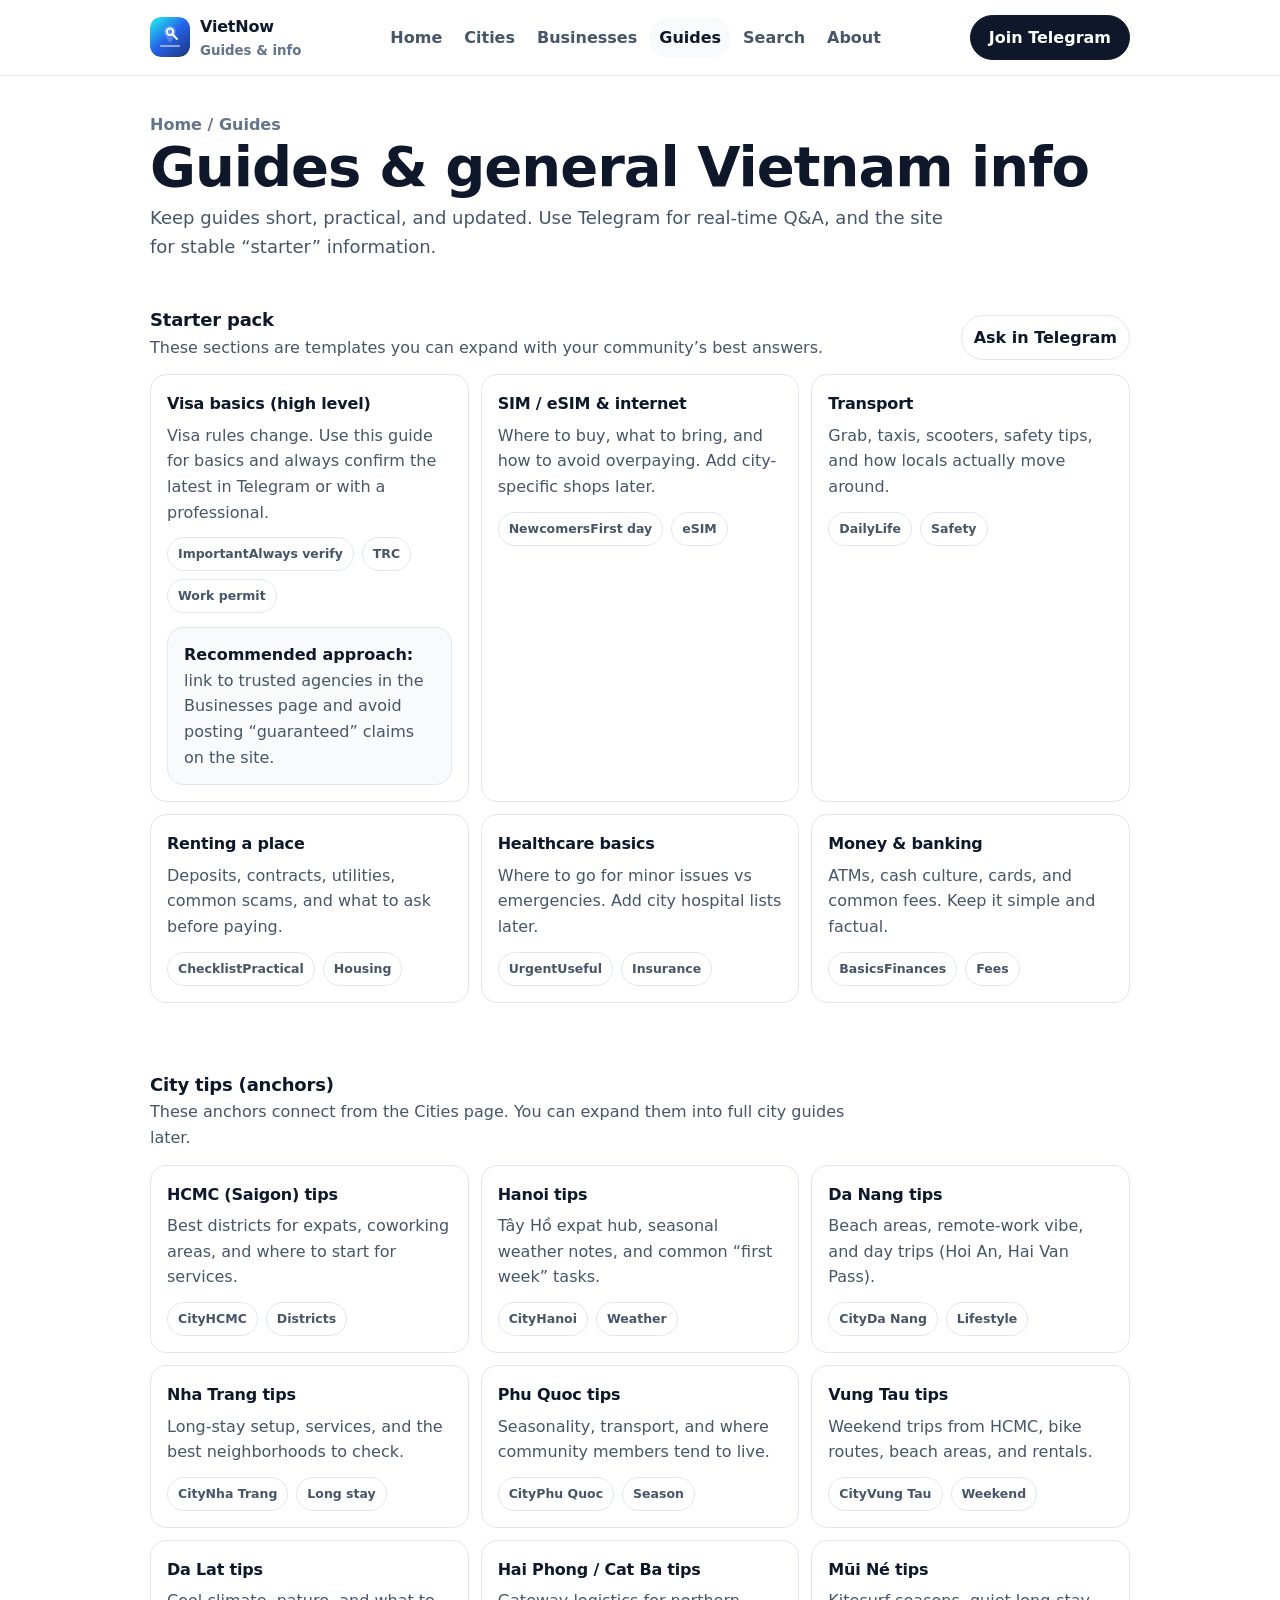
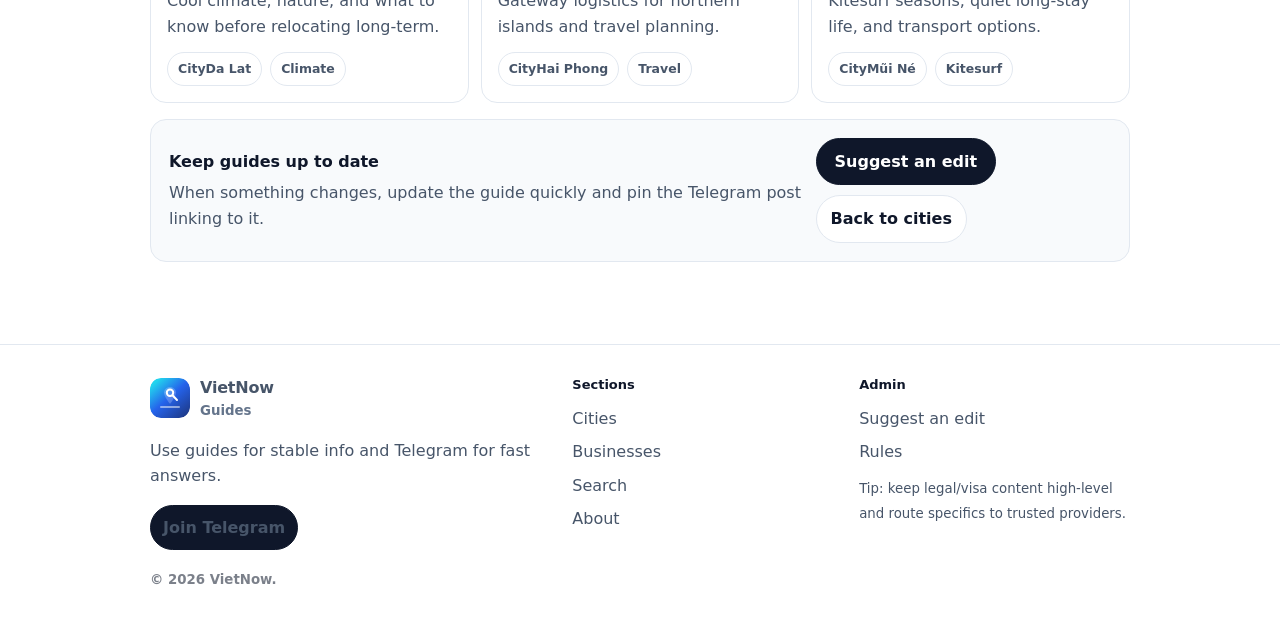
<file: guides/index.html>
<!doctype html>
<html lang="en">
  <head>
    <meta charset="utf-8" />
    <meta name="viewport" content="width=device-width, initial-scale=1" />
    <meta name="theme-color" content="#ffffff" />

    <title>Guides — VietNow</title>
    <meta name="description" content="Practical guides for life in Vietnam: SIM, banking, rentals, transport, safety, healthcare, and city tips." />

    <link rel="stylesheet" href="../assets/styles.css" />
    <link rel="icon" href="../assets/vietnow-mark.svg" type="image/svg+xml" />
  </head>
  <body>
    <header class="topbar">
      <div class="container">
        <div class="topbar-inner">
          <a class="brand" href="../">
            <img class="brand-mark" src="../assets/vietnow-mark.svg" width="40" height="40" alt="" />
            <span>
              VietNow
              <small>Guides & info</small>
            </span>
          </a>

          <nav class="nav" aria-label="Primary">
            <a href="../">Home</a>
            <a href="../cities/">Cities</a>
            <a href="../business/">Businesses</a>
            <a href="./" aria-current="page">Guides</a>
            <a href="../search/">Search</a>
            <a href="../about/">About</a>
          </nav>

          <div class="actions">
            <a class="btn btn-primary btn-small btn-wide" href="https://t.me/vietnam_now44" target="_blank" rel="noreferrer">
              Join Telegram
            </a>
            <button class="btn menu-btn" id="menuBtn" aria-expanded="false" aria-controls="mobileNav" type="button">Menu</button>
          </div>
        </div>

        <div class="mobile-nav" id="mobileNav">
          <div class="grid">
            <a href="../">Home</a>
            <a href="../cities/">Cities</a>
            <a href="../business/">Businesses</a>
            <a href="./" aria-current="page">Guides</a>
            <a href="../search/">Search</a>
            <a href="../about/">About</a>
            <a class="btn btn-primary" href="https://t.me/vietnam_now44" target="_blank" rel="noreferrer">Join Telegram</a>
          </div>
        </div>
      </div>
    </header>

    <main>
      <section class="page-title">
        <div class="container">
          <div class="breadcrumbs">Home / Guides</div>
          <h1>Guides & general Vietnam info</h1>
          <p class="lead" style="margin-bottom:0;">
            Keep guides short, practical, and updated. Use Telegram for real-time Q&A, and the site for stable “starter” information.
          </p>
        </div>
      </section>

      <section class="section">
        <div class="container">
          <div class="section-head">
            <div>
              <h2>Starter pack</h2>
              <p>These sections are templates you can expand with your community’s best answers.</p>
            </div>
            <a class="btn btn-small" href="https://t.me/vietnam_now44" target="_blank" rel="noreferrer">Ask in Telegram</a>
          </div>

          <div class="cards">
            <div class="card" id="visa" data-search="visa trc work permit">
              <h3>Visa basics (high level)</h3>
              <p>
                Visa rules change. Use this guide for basics and always confirm the latest in Telegram or with a professional.
              </p>
              <div class="tags">
                <span class="tag"><strong>Important</strong> Always verify</span>
                <span class="tag">TRC</span>
                <span class="tag">Work permit</span>
              </div>
              <div class="notice">
                <strong>Recommended approach:</strong> link to trusted agencies in the Businesses page and avoid posting “guaranteed” claims on the site.
              </div>
            </div>

            <div class="card" id="sim" data-search="sim card esim internet viettel mobifone vinaphone">
              <h3>SIM / eSIM & internet</h3>
              <p>Where to buy, what to bring, and how to avoid overpaying. Add city-specific shops later.</p>
              <div class="tags">
                <span class="tag"><strong>Newcomers</strong> First day</span>
                <span class="tag">eSIM</span>
              </div>
            </div>

            <div class="card" id="transport" data-search="grab taxi scooter motorbike driving license">
              <h3>Transport</h3>
              <p>Grab, taxis, scooters, safety tips, and how locals actually move around.</p>
              <div class="tags">
                <span class="tag"><strong>Daily</strong> Life</span>
                <span class="tag">Safety</span>
              </div>
            </div>

            <div class="card" id="renting" data-search="rent apartment deposit contract utilities">
              <h3>Renting a place</h3>
              <p>Deposits, contracts, utilities, common scams, and what to ask before paying.</p>
              <div class="tags">
                <span class="tag"><strong>Checklist</strong> Practical</span>
                <span class="tag">Housing</span>
              </div>
            </div>

            <div class="card" id="healthcare" data-search="healthcare clinic hospital insurance dentist">
              <h3>Healthcare basics</h3>
              <p>Where to go for minor issues vs emergencies. Add city hospital lists later.</p>
              <div class="tags">
                <span class="tag"><strong>Urgent</strong> Useful</span>
                <span class="tag">Insurance</span>
              </div>
            </div>

            <div class="card" id="money" data-search="banking cash atm card transfers">
              <h3>Money & banking</h3>
              <p>ATMs, cash culture, cards, and common fees. Keep it simple and factual.</p>
              <div class="tags">
                <span class="tag"><strong>Basics</strong> Finances</span>
                <span class="tag">Fees</span>
              </div>
            </div>
          </div>
        </div>
      </section>

      <section class="section">
        <div class="container">
          <div class="section-head">
            <div>
              <h2>City tips (anchors)</h2>
              <p>These anchors connect from the Cities page. You can expand them into full city guides later.</p>
            </div>
          </div>

          <div class="cards">
            <div class="card" id="hcmc" data-search="hcmc saigon district 1 district 2 thu duc">
              <h3>HCMC (Saigon) tips</h3>
              <p>Best districts for expats, coworking areas, and where to start for services.</p>
              <div class="tags">
                <span class="tag"><strong>City</strong> HCMC</span>
                <span class="tag">Districts</span>
              </div>
            </div>
            <div class="card" id="hanoi" data-search="hanoi tay ho">
              <h3>Hanoi tips</h3>
              <p>Tây Hồ expat hub, seasonal weather notes, and common “first week” tasks.</p>
              <div class="tags">
                <span class="tag"><strong>City</strong> Hanoi</span>
                <span class="tag">Weather</span>
              </div>
            </div>
            <div class="card" id="danang" data-search="da nang danang my khe son tra hoi an">
              <h3>Da Nang tips</h3>
              <p>Beach areas, remote-work vibe, and day trips (Hoi An, Hai Van Pass).</p>
              <div class="tags">
                <span class="tag"><strong>City</strong> Da Nang</span>
                <span class="tag">Lifestyle</span>
              </div>
            </div>
            <div class="card" id="nhatrang" data-search="nha trang nhatrang">
              <h3>Nha Trang tips</h3>
              <p>Long-stay setup, services, and the best neighborhoods to check.</p>
              <div class="tags">
                <span class="tag"><strong>City</strong> Nha Trang</span>
                <span class="tag">Long stay</span>
              </div>
            </div>
            <div class="card" id="phuquoc" data-search="phu quoc island">
              <h3>Phu Quoc tips</h3>
              <p>Seasonality, transport, and where community members tend to live.</p>
              <div class="tags">
                <span class="tag"><strong>City</strong> Phu Quoc</span>
                <span class="tag">Season</span>
              </div>
            </div>
            <div class="card" id="vungtau" data-search="vung tau weekend">
              <h3>Vung Tau tips</h3>
              <p>Weekend trips from HCMC, bike routes, beach areas, and rentals.</p>
              <div class="tags">
                <span class="tag"><strong>City</strong> Vung Tau</span>
                <span class="tag">Weekend</span>
              </div>
            </div>
            <div class="card" id="dalat" data-search="da lat dalat climate">
              <h3>Da Lat tips</h3>
              <p>Cool climate, nature, and what to know before relocating long-term.</p>
              <div class="tags">
                <span class="tag"><strong>City</strong> Da Lat</span>
                <span class="tag">Climate</span>
              </div>
            </div>
            <div class="card" id="haiphong" data-search="hai phong cat ba">
              <h3>Hai Phong / Cat Ba tips</h3>
              <p>Gateway logistics for northern islands and travel planning.</p>
              <div class="tags">
                <span class="tag"><strong>City</strong> Hai Phong</span>
                <span class="tag">Travel</span>
              </div>
            </div>
            <div class="card" id="muine" data-search="mui ne muine phan thiet kite">
              <h3>Mũi Né tips</h3>
              <p>Kitesurf seasons, quiet long-stay life, and transport options.</p>
              <div class="tags">
                <span class="tag"><strong>City</strong> Mũi Né</span>
                <span class="tag">Kitesurf</span>
              </div>
            </div>
          </div>

          <div class="cta" style="margin-top:16px;">
            <div>
              <h3 style="margin:0 0 6px; font-size:16px;">Keep guides up to date</h3>
              <p>When something changes, update the guide quickly and pin the Telegram post linking to it.</p>
            </div>
            <div class="hero-actions">
              <a class="btn btn-primary btn-wide" href="../about/#contact">Suggest an edit</a>
              <a class="btn" href="../cities/">Back to cities</a>
            </div>
          </div>
        </div>
      </section>
    </main>

    <footer class="footer">
      <div class="container">
        <div class="footer-grid">
          <div>
            <div class="brand" style="margin-bottom:10px;">
              <img class="brand-mark" src="../assets/vietnow-mark.svg" width="40" height="40" alt="" />
              <span>
                VietNow
                <small>Guides</small>
              </span>
            </div>
            <p>Use guides for stable info and Telegram for fast answers.</p>
            <div style="margin-top:12px;">
              <a class="btn btn-primary btn-small" href="https://t.me/vietnam_now44" target="_blank" rel="noreferrer">Join Telegram</a>
            </div>
          </div>
          <div>
            <h3>Sections</h3>
            <ul class="list">
              <li><a href="../cities/">Cities</a></li>
              <li><a href="../business/">Businesses</a></li>
              <li><a href="../search/">Search</a></li>
              <li><a href="../about/">About</a></li>
            </ul>
          </div>
          <div>
            <h3>Admin</h3>
            <ul class="list">
              <li><a href="../about/#contact">Suggest an edit</a></li>
              <li><a href="../about/#rules">Rules</a></li>
            </ul>
            <p style="margin-top:10px;"><small>Tip: keep legal/visa content high-level and route specifics to trusted providers.</small></p>
          </div>
        </div>
        <div style="margin-top:16px; color: rgba(15,23,42,.55); font-weight:650;">
          <small>© <span id="year"></span> VietNow.</small>
        </div>
      </div>
    </footer>

    <script src="../assets/app.js"></script>
    <script>
      document.getElementById('year').textContent = new Date().getFullYear();
    </script>
  </body>
</html>
</file>
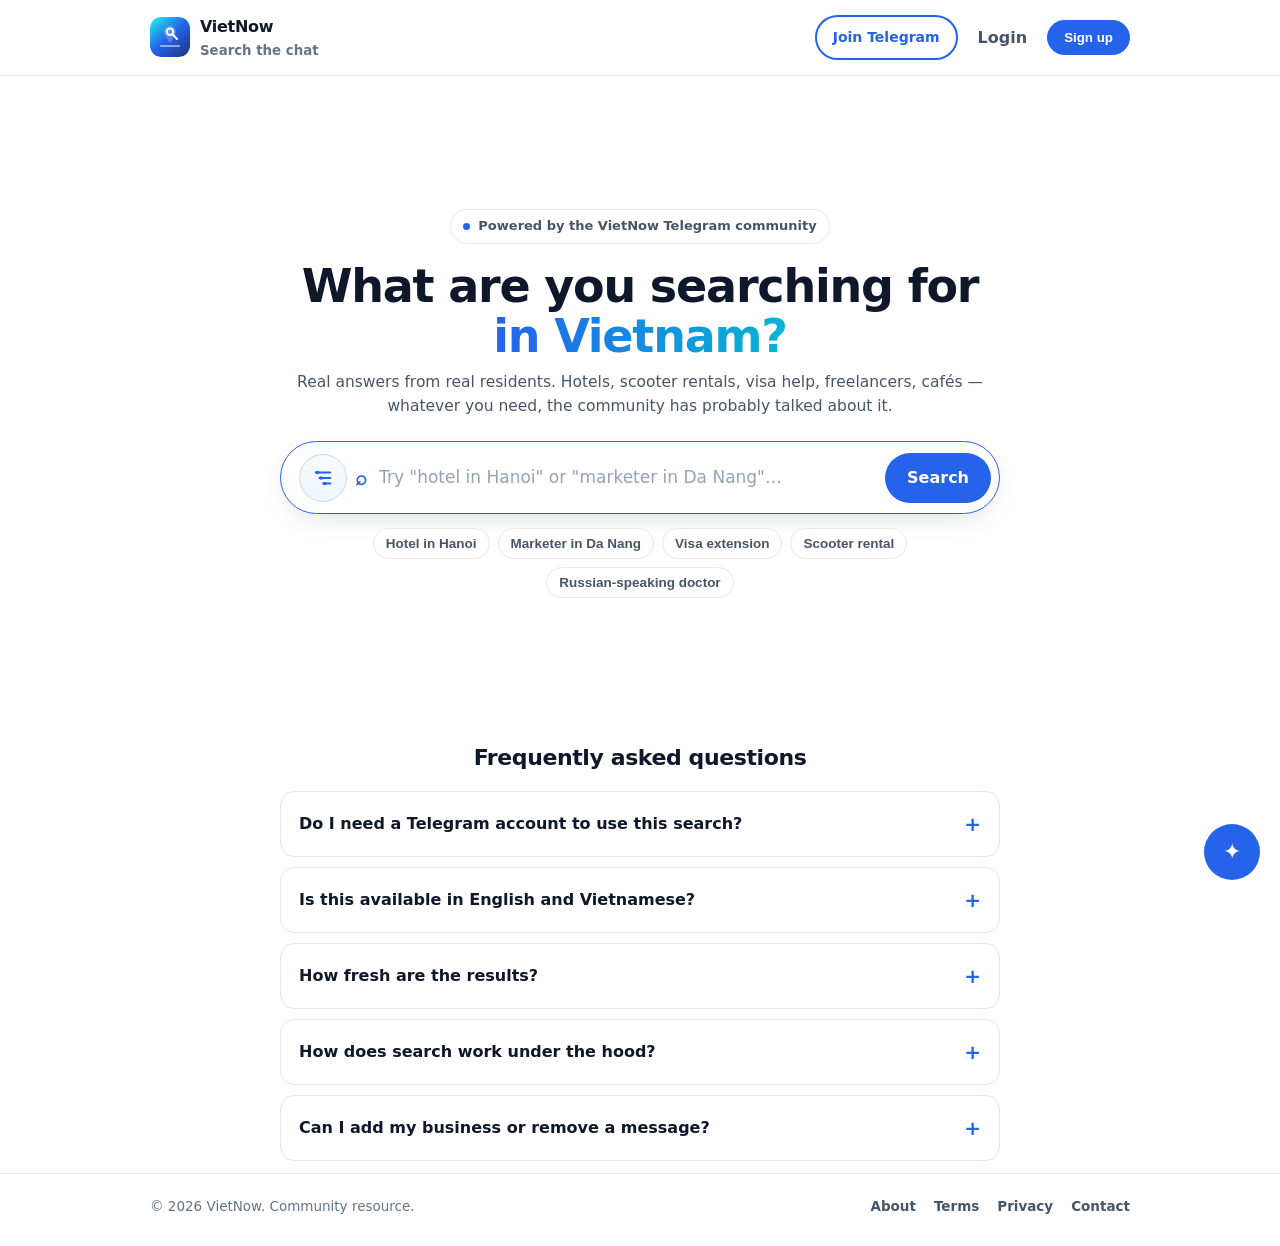
<file: search/index.html>
<!doctype html>
<html lang="en">
  <head>
    <meta charset="utf-8" />
    <meta name="viewport" content="width=device-width, initial-scale=1" />
    <meta name="theme-color" content="#ffffff" />

    <title>Search — VietNow</title>
    <meta
      name="description"
      content="Search the VietNow Telegram community for hotels, services, freelancers, visa tips and more. Russian, English and Vietnamese."
    />

    <link rel="stylesheet" href="../assets/styles.css" />
    <link rel="icon" href="../assets/vietnow-mark.svg" type="image/svg+xml" />
  </head>
  <body class="search-app">

    <header class="mini-bar">
      <div class="container">
        <div class="mini-bar-inner">
          <a class="brand" href="../" aria-label="VietNow home">
            <img class="brand-mark" src="../assets/vietnow-mark.svg" width="40" height="40" alt="" />
            <span>VietNow<small>Search the chat</small></span>
          </a>

          <div class="mini-bar-actions">
            <a class="brand-btn brand-btn--outline" id="joinTgHeader" href="https://t.me/vietnam_now44" target="_blank" rel="noreferrer">Join Telegram</a>
            <div class="mini-bar-auth-group" id="miniBarAuth">
              <button class="link-btn" type="button" data-auth-open="login">Login</button>
              <button class="brand-btn" type="button" data-auth-open="register">Sign up</button>
            </div>
          </div>
        </div>
      </div>
    </header>

    <main>
      <section class="hero-wrap">
        <div class="hero-inner">
          <span class="hero-eyebrow"><span class="dot"></span> Powered by the VietNow Telegram community</span>
          <h1 class="hero-title">
            What are you searching for <span class="accent">in Vietnam?</span>
          </h1>
          <p class="hero-sub">
            Real answers from real residents. Hotels, scooter rentals, visa help, freelancers, cafés —
            whatever you need, the community has probably talked about it.
          </p>

          <form class="hero-search" id="heroSearch" role="search" autocomplete="off">
            <button type="button" class="hero-filter-btn" id="filterOpenBtn" aria-haspopup="dialog" aria-controls="filterModal" aria-expanded="false" title="Filters">
              <svg viewBox="0 0 24 24" fill="none" stroke="currentColor" stroke-width="2" stroke-linecap="round" aria-hidden="true">
                <line x1="4" y1="6" x2="20" y2="6"/><line x1="8" y1="12" x2="20" y2="12"/><line x1="12" y1="18" x2="20" y2="18"/>
                <circle cx="6" cy="6" r="2" fill="currentColor" stroke="none"/><circle cx="10" cy="12" r="2" fill="currentColor" stroke="none"/><circle cx="14" cy="18" r="2" fill="currentColor" stroke="none"/>
              </svg>
            </button>
            <span class="icon" aria-hidden="true">⌕</span>
            <label class="sr-only" for="searchInput">Search the Telegram community</label>
            <input id="searchInput" type="search" placeholder="Try &quot;hotel in Hanoi&quot; or &quot;marketer in Da Nang&quot;…" />
            <button class="go" type="submit">Search</button>
          </form>

          <div class="hero-suggest" aria-label="Popular searches">
            <button type="button" class="chip-suggest" data-suggest="hotel Hanoi">Hotel in Hanoi</button>
            <button type="button" class="chip-suggest" data-suggest="marketer Da Nang">Marketer in Da Nang</button>
            <button type="button" class="chip-suggest" data-suggest="visa extension">Visa extension</button>
            <button type="button" class="chip-suggest" data-suggest="scooter rent">Scooter rental</button>
            <button type="button" class="chip-suggest" data-suggest="russian doctor">Russian-speaking doctor</button>
          </div>
        </div>
      </section>

      <section class="results-wrap hidden" id="resultsWrap">
        <div class="results-toolbar">
          <div class="results-toolbar-left">
            <small><span id="resultsCount">0</span> <span id="resultsNoun">results</span></small>
            <button type="button" class="filter-inline-btn" id="resultsFilterEditBtn" aria-controls="filterModal">
              <svg viewBox="0 0 24 24" fill="none" stroke="currentColor" stroke-width="2" aria-hidden="true"><line x1="4" y1="6" x2="20" y2="6"/><line x1="8" y1="12" x2="20" y2="12"/><line x1="12" y1="18" x2="20" y2="18"/><circle cx="6" cy="6" r="2" fill="currentColor" stroke="none"/><circle cx="10" cy="12" r="2" fill="currentColor" stroke="none"/><circle cx="14" cy="18" r="2" fill="currentColor" stroke="none"/></svg>
              <span id="filterSummaryShort">Filters</span>
            </button>
          </div>
        </div>

        <div id="results" aria-live="polite"></div>
        <small id="searchStatus" style="text-align:center; color: var(--muted-2); min-height: 1.2em;"></small>
        <button class="btn" id="loadMoreBtn" type="button" style="display:none;">Show more</button>
      </section>

      <section class="faq-section" aria-labelledby="faqTitle">
        <h2 id="faqTitle">Frequently asked questions</h2>
        <div class="faq-list">
          <details class="faq-item">
            <summary>Do I need a Telegram account to use this search?</summary>
            <p>No. You can search and read everything from the website. Only if you want to reply to a post or join the conversation do you need Telegram — clicking "Open in Telegram" on any result will take you there.</p>
          </details>
          <details class="faq-item">
            <summary>Is this available in English and Vietnamese?</summary>
            <p>Yes. Most messages are written in Russian by the community, but each message is automatically translated into English and Vietnamese. Switch the language in the Filters panel.</p>
          </details>
          <details class="faq-item">
            <summary>How fresh are the results?</summary>
            <p>New messages usually appear within a minute. Use Filters → Time range to focus on the last hour, day, week, month, or year.</p>
          </details>
          <details class="faq-item">
            <summary>How does search work under the hood?</summary>
            <p>A small service reads the public community chat, tags each message by topic and city, and translates it. The website then searches those messages.</p>
          </details>
          <details class="faq-item">
            <summary>Can I add my business or remove a message?</summary>
            <p>Yes. Use the chat bubble in the bottom right corner, or the Contact link in the footer. We review every request manually.</p>
          </details>
        </div>
      </section>
    </main>

    <footer class="legal-footer">
      <div class="container legal-inner">
        <span>© <span id="year"></span> VietNow. Community resource.</span>
        <nav class="legal-links" aria-label="Legal">
          <a href="../about/">About</a>
          <a href="../about/#rules">Terms</a>
          <a href="../about/#contact">Privacy</a>
          <a href="#" data-chatbox-open>Contact</a>
        </nav>
      </div>
    </footer>

    <!-- Filters modal -->
    <div class="modal-backdrop filter-sheet" id="filterModal" role="dialog" aria-modal="true" aria-labelledby="filterModalTitle" hidden>
      <div class="modal filter-sheet-panel" role="document">
        <button class="modal-close" type="button" aria-label="Close filters" data-filter-close>×</button>
        <h3 id="filterModalTitle" style="margin:0 0 4px;">Filters</h3>
        <p class="modal-sub" style="margin:0 0 18px;">Language, time range, categories, and cities apply to your next search.</p>

        <div class="filter-section">
          <h4>Language</h4>
          <label class="sr-only" for="fltLang">Result language</label>
          <select id="fltLang" class="filter-select">
            <option value="en">English</option>
            <option value="ru">Russian</option>
            <option value="vi">Vietnamese</option>
          </select>
        </div>

        <div class="filter-section">
          <h4>Time range</h4>
          <label class="sr-only" for="fltTime">Time range</label>
          <select id="fltTime" class="filter-select"></select>
        </div>

        <div class="filter-section">
          <h4>Categories</h4>
          <div id="fltCatGrid" class="filter-grid-check"></div>
        </div>

        <div class="filter-section">
          <h4>Cities</h4>
          <div id="fltCityGrid" class="filter-grid-check"></div>
        </div>

        <div class="filter-sheet-actions">
          <button type="button" class="link-btn" id="fltClear" style="padding:10px 12px;">Clear all</button>
          <button type="button" class="btn-submit" id="fltApply">Apply</button>
        </div>
      </div>
    </div>

    <div class="modal-backdrop" id="authModal" role="dialog" aria-modal="true" aria-labelledby="authTitle" hidden>
      <div class="modal">
        <button class="modal-close" type="button" aria-label="Close" data-auth-close>×</button>
        <h3 id="authTitle">Welcome</h3>
        <p class="modal-sub" id="authSub">Sign in to save searches and get alerts (coming soon).</p>

        <div class="tabs" role="tablist">
          <button type="button" role="tab" aria-selected="true"  data-auth-tab="login">Login</button>
          <button type="button" role="tab" aria-selected="false" data-auth-tab="register">Sign up</button>
        </div>

        <form class="modal-form" id="authForm" novalidate>
          <label>Email
            <input type="email" name="email" required autocomplete="email" placeholder="you@example.com" />
          </label>
          <label>Password
            <input type="password" name="password" required minlength="6" autocomplete="current-password" placeholder="••••••••" />
          </label>
          <button class="btn-submit" type="submit" id="authSubmit">Login</button>
          <div class="form-status" id="authStatus" aria-live="polite"></div>
        </form>
      </div>
    </div>

    <button class="chatbox-btn" id="chatboxBtn" type="button" aria-expanded="false" aria-controls="chatboxPanel" aria-label="Contact us">
      <span aria-hidden="true">✦</span>
    </button>
    <aside class="chatbox-panel" id="chatboxPanel" role="dialog" aria-labelledby="chatTitle" hidden>
      <h4 id="chatTitle">Chat with us</h4>
      <p class="chat-sub">Questions, suggestions, or want your business listed? Drop us a line — we usually reply within a day.</p>
      <form class="modal-form" id="contactForm" novalidate>
        <label>Your name (optional)
          <input type="text" name="name" autocomplete="name" placeholder="Your name" />
        </label>
        <label>Email
          <input type="email" name="email" autocomplete="email" placeholder="you@example.com" />
        </label>
        <label>Message
          <textarea name="message" required minlength="2" placeholder="How can we help?"></textarea>
        </label>
        <button class="btn-submit" type="submit" id="contactSubmit">Send message</button>
        <div class="form-status" id="contactStatus" aria-live="polite"></div>
      </form>
      <div class="alt-action">
        or <a id="chatboxTgLink" href="https://t.me/vietnam_now44" target="_blank" rel="noreferrer">chat on Telegram &rarr;</a>
      </div>
    </aside>

    <script src="../assets/config.js"></script>
    <script src="../assets/search.js"></script>
    <script>
      document.getElementById('year').textContent = new Date().getFullYear();
    </script>
  </body>
</html>
</file>
<file: assets/styles.css>
:root{
  --bg: #ffffff;
  --text: #0f172a;
  --muted: #475569;
  --muted-2: #64748b;
  --border: #e2e8f0;
  --surface: #ffffff;
  --surface-2: #f8fafc;
  --brand: #0ea5e9;
  --ring: rgba(14,165,233,.25);
  --maxw: 980px;
  --radius: 16px;
  --radius-sm: 12px;
  --font: ui-sans-serif, system-ui, -apple-system, "Segoe UI", Roboto, Inter, Arial, "Noto Sans";
}

*{ box-sizing:border-box; }
html,body{ height:100%; }
body{
  margin:0;
  font-family: var(--font);
  color: var(--text);
  background: var(--bg);
  line-height: 1.6;
  -webkit-font-smoothing: antialiased;
  -moz-osx-font-smoothing: grayscale;
}

a{ color: inherit; text-decoration: none; }
a.link{ color: var(--brand); }
a.link:hover{ text-decoration: underline; }

.container{ width:min(var(--maxw), calc(100% - 44px)); margin:0 auto; }
.sr-only{ position:absolute; width:1px; height:1px; padding:0; margin:-1px; overflow:hidden; clip:rect(0,0,0,0); white-space:nowrap; border:0; }

.topbar{
  position: sticky;
  top: 0;
  z-index: 50;
  background: rgba(255,255,255,.86);
  border-bottom: 1px solid var(--border);
  backdrop-filter: blur(10px);
}
.topbar-inner{
  display:flex;
  align-items:center;
  justify-content:space-between;
  padding: 14px 0;
  gap: 14px;
}
.brand{
  display:flex;
  align-items:center;
  gap: 10px;
  font-weight: 750;
  letter-spacing: -0.2px;
}
.brand-badge{
  width: 34px;
  height: 34px;
  border-radius: 999px;
  background: #0f172a;
  color: #ffffff;
  display:grid;
  place-items:center;
  font-weight: 850;
  font-size: 12px;
}
.brand small{
  display:block;
  color: var(--muted-2);
  font-weight: 650;
  letter-spacing: 0;
}
.brand-mark{
  width: 40px;
  height: 40px;
  flex-shrink: 0;
  border-radius: 11px;
  display: block;
  object-fit: cover;
}

.nav{
  display:flex;
  align-items:center;
  gap: 2px;
}
.nav a{
  padding: 8px 10px;
  border-radius: 999px;
  color: var(--muted);
  font-weight: 680;
}
.nav a:hover{ background: var(--surface-2); color: var(--text); }
.nav a[aria-current="page"]{ background: var(--surface-2); color: var(--text); }

.actions{ display:flex; align-items:center; gap: 10px; }
.btn{
  display:inline-flex;
  align-items:center;
  justify-content:center;
  gap: 10px;
  padding: 10px 14px;
  border-radius: 999px;
  border: 1px solid var(--border);
  background: var(--surface);
  color: var(--text);
  font-weight: 720;
  cursor:pointer;
  transition: background .12s ease, border-color .12s ease, transform .08s ease;
  user-select:none;
}
.btn:hover{ background: var(--surface-2); }
.btn:active{ transform: translateY(1px); }
.btn:focus{ outline: 2px solid transparent; box-shadow: 0 0 0 4px var(--ring); }
.btn-primary{
  background: #0f172a;
  color: #ffffff;
  border-color: #0f172a;
}
.btn-primary:hover{ background: #111c33; }
.btn-ghost{ background: transparent; }
.btn-small{ padding: 9px 12px; font-weight: 720; }
.btn-wide{ padding-left: 18px; padding-right: 18px; }

.menu-btn{ display:none; }
.mobile-nav{ display:none; padding: 0 0 14px; }
.mobile-nav .grid{ display:grid; grid-template-columns: 1fr; gap: 10px; }
.mobile-nav a{
  display:block;
  padding: 12px 12px;
  border-radius: 12px;
  border: 1px solid var(--border);
  background: var(--surface);
  color: var(--muted);
  font-weight: 700;
}
.mobile-nav a:hover{ background: var(--surface-2); color: var(--text); }
.mobile-nav.open{ display:block; }

.hero{ padding: 64px 0 24px; }
h1{
  margin: 12px 0 10px;
  font-size: clamp(34px, 4.6vw, 56px);
  line-height: 1.05;
  letter-spacing: -1px;
}
.lead{
  color: var(--muted);
  font-size: 18px;
  margin: 0 0 22px;
  max-width: 70ch;
}
.hero-actions{ display:flex; flex-wrap:wrap; gap: 10px; align-items:center; }

.kicker{
  display:inline-flex;
  align-items:center;
  gap: 10px;
  color: var(--muted);
  padding: 6px 10px;
  border-radius: 999px;
  border: 1px solid var(--border);
  background: var(--surface);
  font-weight: 680;
}
.dot{ width:7px; height:7px; border-radius: 999px; background: var(--brand); }

.section{ padding: 34px 0; }
.section-head{
  display:flex;
  align-items:flex-end;
  justify-content:space-between;
  gap: 14px;
  margin-bottom: 14px;
}
.section-head h2{ margin:0; font-size: 18px; letter-spacing: -0.2px; }
.section-head p{ margin:0; color: var(--muted); max-width: 70ch; }

.cards{
  display:grid;
  grid-template-columns: repeat(12, 1fr);
  gap: 12px;
}
.card{
  grid-column: span 4;
  border-radius: var(--radius);
  border: 1px solid var(--border);
  background: var(--surface);
  padding: 16px;
  transition: background .12s ease, border-color .12s ease;
}
.card:hover{ background: var(--surface-2); }
.card h3{ margin:0 0 6px; font-size: 16px; letter-spacing: -0.2px; }
.card p{ margin:0; color: var(--muted); }

.tags{ margin-top: 12px; display:flex; gap:8px; flex-wrap:wrap; }
.tag{
  display:inline-flex;
  align-items:center;
  padding: 6px 10px;
  border-radius: 999px;
  border: 1px solid var(--border);
  background: var(--surface);
  color: var(--muted);
  font-weight: 700;
  font-size: 12.5px;
}

.toolbar{
  display:flex;
  gap: 10px;
  flex-wrap:wrap;
  align-items:center;
  justify-content:space-between;
  margin: 10px 0 14px;
}
.input{
  flex: 1 1 260px;
  display:flex;
  align-items:center;
  gap: 10px;
  padding: 10px 12px;
  border-radius: 999px;
  border: 1px solid var(--border);
  background: var(--surface);
}
.input input{
  width:100%;
  border:0;
  outline:none;
  background: transparent;
  color: var(--text);
  font: inherit;
}
.pill-row{ display:flex; gap: 8px; flex-wrap:wrap; }
.pill{
  padding: 9px 12px;
  border-radius: 999px;
  border: 1px solid var(--border);
  background: var(--surface);
  color: var(--muted);
  font-weight: 720;
  cursor:pointer;
}
.pill:hover{ background: var(--surface-2); color: var(--text); }
.pill[aria-pressed="true"]{
  background: #0f172a;
  border-color: #0f172a;
  color: #ffffff;
}

.page-title{ padding: 36px 0 10px; }
.page-title h1{ margin: 0 0 8px; }
.breadcrumbs{ color: var(--muted-2); font-weight: 650; }

.notice{
  margin-top: 14px;
  border: 1px solid var(--border);
  background: var(--surface-2);
  border-radius: var(--radius);
  padding: 14px 16px;
  color: var(--muted);
}
.notice strong{ color: var(--text); }

.cta{
  margin-top: 16px;
  padding: 18px;
  border-radius: var(--radius);
  border: 1px solid var(--border);
  background: var(--surface-2);
  display:flex;
  justify-content:space-between;
  align-items:center;
  gap: 14px;
}
.cta p{ margin:0; color: var(--muted); }

.grid-2{ display:grid; grid-template-columns: 1fr 1fr; gap: 12px; }

.footer{
  margin-top: 48px;
  padding: 30px 0 36px;
  border-top: 1px solid var(--border);
  color: var(--muted);
}
.footer-grid{
  display:grid;
  grid-template-columns: 1.2fr .8fr .8fr;
  gap: 16px;
}
.footer a{ color: var(--muted); }
.footer a:hover{ color: var(--text); }
.footer h3{ margin:0 0 10px; font-size: 13px; color: var(--text); }
.list{ list-style:none; padding:0; margin:0; display:grid; gap: 8px; }

@media (max-width: 920px){
  .footer-grid{ grid-template-columns: 1fr; }
}

@media (max-width: 860px){
  .nav{ display:none; }
  .menu-btn{ display:inline-flex; }
  .card{ grid-column: span 6; }
}

@media (max-width: 560px){
  .container{ width: min(var(--maxw), calc(100% - 28px)); }
  .card{ grid-column: span 12; }
  .cta{ flex-direction: column; align-items:flex-start; }
  .grid-2{ grid-template-columns: 1fr; }
}

/* --- Search page ------------------------------------------------------- */
.search-shell{
  display:grid;
  gap: 14px;
}
.search-bar{
  display:flex;
  gap: 10px;
  align-items:center;
  flex-wrap: wrap;
}
.search-bar .input{ flex: 1 1 320px; }

.filter-block{
  border: 1px solid var(--border);
  background: var(--surface);
  border-radius: var(--radius);
  padding: 12px 14px;
}
.filter-block h3{
  margin: 0 0 8px;
  font-size: 12.5px;
  color: var(--muted-2);
  text-transform: uppercase;
  letter-spacing: .6px;
  font-weight: 750;
}
.filter-grid{
  display:grid;
  grid-template-columns: 1fr 1fr;
  gap: 10px;
}
@media (max-width: 860px){
  .filter-grid{ grid-template-columns: 1fr; }
}

.results-head{
  display:flex;
  justify-content: space-between;
  align-items: center;
  gap: 10px;
  margin-top: 4px;
}
.results-head small{ color: var(--muted-2); font-weight: 650; }

#results{
  display:grid;
  gap: 10px;
}

.result-card{
  border: 1px solid var(--border);
  background: var(--surface);
  border-radius: var(--radius);
  padding: 14px 16px;
  transition: background .12s ease, border-color .12s ease;
}
.result-card:hover{ background: var(--surface-2); }
.result-head{
  display:flex;
  justify-content: space-between;
  align-items:flex-start;
  gap: 10px;
  margin-bottom: 8px;
}
.result-head .tags{ margin-top: 0; }
.result-date{
  color: var(--muted-2);
  font-weight: 700;
  font-size: 12.5px;
  white-space: nowrap;
}
.result-text{
  margin: 0 0 10px;
  white-space: pre-wrap;
  word-break: break-word;
  color: var(--text);
}
.result-text mark{
  background: #fef08a;
  color: inherit;
  padding: 0 2px;
  border-radius: 3px;
}
.result-actions{
  display:flex;
  align-items:center;
  gap: 10px;
  flex-wrap: wrap;
}
.result-author{ color: var(--muted-2); font-weight: 700; font-size: 13px; }

.search-empty{
  padding: 18px;
  border: 1px dashed var(--border);
  border-radius: var(--radius);
  color: var(--muted);
  text-align: center;
}
#loadMoreBtn{ margin: 8px auto 0; display:block; }

/* --- High-end search hero (search/index.html) ------------------------- */
:root{
  --brand-blue: #2563eb;
  --brand-blue-2: #1d4ed8;
  --brand-ring: rgba(37, 99, 235, 0.16);
  --shadow-md: 0 10px 30px -12px rgba(15, 23, 42, 0.18);
  --shadow-lg: 0 24px 60px -24px rgba(15, 23, 42, 0.28);
}

body.search-app{ background: #ffffff; }

.mini-bar{
  position: sticky;
  top: 0;
  z-index: 50;
  background: rgba(255, 255, 255, 0.88);
  backdrop-filter: blur(10px);
  border-bottom: 1px solid var(--border);
}
.mini-bar-inner{
  display: flex;
  align-items: center;
  justify-content: space-between;
  padding: 14px 0;
  gap: 14px;
}
.mini-bar .brand{ font-weight: 800; letter-spacing: -0.3px; }
.mini-bar-actions{
  display: flex;
  gap: 8px;
  align-items: center;
  flex-wrap: wrap;
  justify-content: flex-end;
}
.link-btn{
  background: transparent;
  border: 0;
  color: var(--muted);
  font: inherit;
  font-weight: 720;
  padding: 8px 12px;
  border-radius: 999px;
  cursor: pointer;
}
.link-btn:hover{ background: var(--surface-2); color: var(--text); }
.brand-btn{
  background: var(--brand-blue);
  color: #fff;
  border: 1px solid var(--brand-blue);
  padding: 9px 16px;
  border-radius: 999px;
  font-weight: 720;
  cursor: pointer;
  transition: background .12s ease, transform .08s ease, box-shadow .12s ease;
}
.brand-btn:hover{ background: var(--brand-blue-2); box-shadow: 0 6px 18px -8px var(--brand-blue); }
.brand-btn:active{ transform: translateY(1px); }

.hero-wrap{
  min-height: calc(100vh - 260px);
  display: grid;
  place-items: center;
  padding: 56px 0 40px;
}
.hero-inner{
  width: min(720px, 100% - 36px);
  text-align: center;
  margin: 0 auto;
  animation: heroIn .5s ease both;
}
@keyframes heroIn{
  from{ opacity: 0; transform: translateY(8px); }
  to  { opacity: 1; transform: none; }
}
.hero-eyebrow{
  display: inline-flex;
  align-items: center;
  gap: 8px;
  color: var(--muted);
  font-weight: 700;
  font-size: 13px;
  padding: 6px 12px;
  border: 1px solid var(--border);
  border-radius: 999px;
  background: #fff;
}
.hero-eyebrow .dot{ background: var(--brand-blue); }

.hero-title{
  margin: 18px 0 8px;
  font-size: clamp(30px, 4.4vw, 46px);
  font-weight: 800;
  line-height: 1.08;
  letter-spacing: -1.2px;
}
.hero-title .accent{
  background: linear-gradient(90deg, var(--brand-blue), #06b6d4);
  -webkit-background-clip: text;
  background-clip: text;
  -webkit-text-fill-color: transparent;
  color: transparent;
}
.hero-sub{
  margin: 0 0 22px;
  color: var(--muted);
  font-size: 15.5px;
}

.hero-search{
  display: flex;
  align-items: center;
  gap: 8px;
  padding: 8px 8px 8px 18px;
  border: 1.5px solid var(--brand-blue);
  border-radius: 999px;
  background: #fff;
  box-shadow: 0 0 0 0 var(--brand-ring), var(--shadow-md);
  transition: box-shadow .2s ease, border-color .2s ease, transform .1s ease;
}
.hero-search:focus-within{
  box-shadow: 0 0 0 6px var(--brand-ring), var(--shadow-lg);
  border-color: var(--brand-blue-2);
}
.hero-search .icon{
  color: var(--brand-blue);
  font-size: 20px;
  font-weight: 800;
  line-height: 1;
  padding-right: 4px;
}
.hero-search input{
  flex: 1 1 auto;
  min-width: 0;
  border: 0;
  outline: none;
  background: transparent;
  padding: 14px 0;
  font: inherit;
  font-size: 17px;
  color: var(--text);
}
.hero-search input::placeholder{ color: #94a3b8; }
.hero-search .go{
  flex-shrink: 0;
  border: 0;
  background: var(--brand-blue);
  color: #fff;
  border-radius: 999px;
  padding: 12px 22px;
  font: inherit;
  font-weight: 720;
  cursor: pointer;
  transition: background .12s ease, transform .08s ease;
}
.hero-search .go:hover{ background: var(--brand-blue-2); }
.hero-search .go:active{ transform: translateY(1px); }

.hero-filter-btn{
  flex-shrink: 0;
  width: 48px;
  height: 48px;
  border-radius: 999px;
  border: 1px solid #bfdbfe;
  background: linear-gradient(180deg, #f8fafc 0%, #eff6ff 100%);
  cursor: pointer;
  display: grid;
  place-items: center;
  transition: background .15s ease, border-color .15s ease, box-shadow .15s ease, transform .08s ease;
  color: var(--brand-blue);
}
.hero-filter-btn:hover{
  background: #dbeafe;
  border-color: var(--brand-blue);
  box-shadow: 0 0 0 3px var(--brand-ring);
}
.hero-filter-btn:active{ transform: scale(0.96); }
.hero-filter-btn svg{ width: 22px; height: 22px; display: block; }

.mini-bar-auth-group{ display: flex; gap: 8px; align-items: center; flex-wrap: wrap; }
.brand-btn--outline{
  background: #fff !important;
  color: var(--brand-blue) !important;
  border: 2px solid var(--brand-blue) !important;
  text-decoration: none;
  display: inline-flex;
  align-items: center;
  justify-content: center;
  padding: 9px 16px;
  border-radius: 999px;
  font-weight: 720;
  font-size: 14px;
}
.brand-btn--outline:hover{
  background: #eff6ff !important;
  box-shadow: 0 4px 14px -6px var(--brand-blue);
}

/* Filter sheet modal */
.modal-backdrop.filter-sheet.open{
  align-items: flex-end;
  justify-content: center;
  padding: 0;
}
@media (min-width: 560px){
  .modal-backdrop.filter-sheet.open{
    align-items: center;
    padding: 16px;
  }
}
.filter-sheet-panel{
  width: 100%;
  max-width: 440px;
  max-height: min(88vh, 720px);
  overflow-y: auto;
  border-radius: 20px 20px 0 0;
  margin-top: auto;
  animation: sheetUp .22s ease both;
}
@media (min-width: 560px){
  .filter-sheet-panel{
    border-radius: 18px;
    margin-top: 0;
    animation: modalIn .22s ease both;
  }
}
@keyframes sheetUp{
  from{ transform: translateY(100%); opacity: .9; }
  to{ transform: none; opacity: 1; }
}
.filter-section{ margin-bottom: 20px; }
.filter-section:last-of-type{ margin-bottom: 0; }
.filter-section h4{
  margin: 0 0 10px;
  font-size: 11px;
  text-transform: uppercase;
  letter-spacing: 0.08em;
  color: var(--muted-2);
  font-weight: 800;
}
.filter-select{
  width: 100%;
  padding: 12px 14px;
  border-radius: 12px;
  border: 1px solid var(--border);
  font: inherit;
  font-weight: 650;
  color: var(--text);
  background: #fff;
  cursor: pointer;
  appearance: none;
  background-image: url("data:image/svg+xml,%3Csvg xmlns='http://www.w3.org/2000/svg' width='12' height='12' viewBox='0 0 12 12'%3E%3Cpath fill='%2364748b' d='M3 4.5L6 7.5 9 4.5'/%3E%3C/svg%3E");
  background-repeat: no-repeat;
  background-position: right 14px center;
  padding-right: 36px;
}
.filter-select:focus{
  outline: none;
  border-color: var(--brand-blue);
  box-shadow: 0 0 0 4px var(--brand-ring);
}
.filter-grid-check{
  display: grid;
  grid-template-columns: 1fr 1fr;
  gap: 8px;
}
@media (min-width: 420px){
  .filter-grid-check{ grid-template-columns: repeat(3, 1fr); }
}
.filter-check{
  display: flex;
  align-items: center;
  gap: 8px;
  padding: 10px 10px;
  border: 1px solid var(--border);
  border-radius: 12px;
  cursor: pointer;
  font-size: 13px;
  font-weight: 650;
  color: var(--text);
  transition: border-color .12s ease, background .12s ease;
  margin: 0;
}
.filter-check:has(input:checked){
  border-color: var(--brand-blue);
  background: #eff6ff;
}
.filter-check input{
  width: 16px;
  height: 16px;
  accent-color: var(--brand-blue);
  flex-shrink: 0;
}
.filter-sheet-actions{
  display: flex;
  gap: 10px;
  margin-top: 22px;
  padding-top: 16px;
  border-top: 1px solid var(--border);
  justify-content: space-between;
  align-items: center;
}
.filter-sheet-actions .btn-submit{ margin-top: 0; flex: 1; max-width: 200px; margin-left: auto; }
.results-toolbar-left{
  display: flex;
  flex-direction: column;
  gap: 10px;
  align-items: flex-start;
}
@media (min-width: 560px){
  .results-toolbar-left{ flex-direction: row; align-items: center; gap: 14px; }
}
.filter-inline-btn{
  display: inline-flex;
  align-items: center;
  gap: 8px;
  padding: 8px 14px;
  border-radius: 999px;
  border: 1px solid var(--border);
  background: #fff;
  font: inherit;
  font-weight: 720;
  font-size: 13px;
  color: var(--muted);
  cursor: pointer;
  transition: background .12s ease, border-color .12s ease, color .12s ease;
}
.filter-inline-btn:hover{
  background: #eff6ff;
  border-color: #bfdbfe;
  color: var(--brand-blue);
}
.filter-inline-btn svg{ width: 18px; height: 18px; color: var(--brand-blue); }

.hero-suggest{
  display: flex;
  gap: 8px;
  flex-wrap: wrap;
  justify-content: center;
  margin-top: 14px;
}
.chip-suggest{
  background: #fff;
  border: 1px solid var(--border);
  color: var(--muted);
  padding: 7px 12px;
  border-radius: 999px;
  font-weight: 680;
  font-size: 13.5px;
  cursor: pointer;
  transition: background .12s ease, border-color .12s ease, color .12s ease;
}
.chip-suggest:hover{
  background: #f1f5ff;
  border-color: #bfdbfe;
  color: var(--brand-blue-2);
}

/* --- Results (media-aware) ------------------------------------------- */
.results-wrap{
  width: min(820px, 100% - 36px);
  margin: 0 auto;
  padding: 8px 0 48px;
  display: grid;
  gap: 12px;
}
.results-wrap.hidden{ display: none; }
.results-toolbar{
  display: flex;
  gap: 10px;
  align-items: center;
  justify-content: space-between;
  flex-wrap: wrap;
  padding: 8px 4px;
}
.results-toolbar small{ color: var(--muted-2); font-weight: 700; }
.toolbar-filters{ display: flex; gap: 8px; flex-wrap: wrap; }
.toolbar-filters .pill{ padding: 7px 11px; font-size: 13px; }

.result-media{
  display: block;
  width: 100%;
  max-height: 260px;
  object-fit: cover;
  border-radius: 12px;
  margin-bottom: 10px;
  background: var(--surface-2);
}

/* --- FAQ ------------------------------------------------------------ */
.faq-section{
  width: min(720px, 100% - 36px);
  margin: 24px auto 12px;
}
.faq-section h2{
  font-size: 22px;
  letter-spacing: -0.4px;
  margin: 0 0 16px;
  text-align: center;
}
.faq-list{ display: grid; gap: 10px; }
.faq-item{
  border: 1px solid var(--border);
  border-radius: 14px;
  background: #fff;
  overflow: hidden;
  transition: border-color .15s ease, box-shadow .15s ease;
}
.faq-item[open]{
  border-color: #bfdbfe;
  box-shadow: 0 10px 24px -18px var(--brand-blue);
}
.faq-item summary{
  cursor: pointer;
  list-style: none;
  padding: 16px 18px;
  font-weight: 720;
  display: flex;
  align-items: center;
  justify-content: space-between;
  gap: 12px;
}
.faq-item summary::-webkit-details-marker{ display: none; }
.faq-item summary::after{
  content: "+";
  color: var(--brand-blue);
  font-weight: 800;
  font-size: 20px;
  transition: transform .2s ease;
}
.faq-item[open] summary::after{ content: "−"; }
.faq-item p{
  margin: 0;
  padding: 0 18px 16px;
  color: var(--muted);
}

/* --- Legal footer --------------------------------------------------- */
.legal-footer{
  border-top: 1px solid var(--border);
  padding: 22px 0 28px;
  color: var(--muted-2);
  font-size: 13.5px;
  background: #fff;
}
.legal-inner{
  display: flex;
  gap: 14px;
  justify-content: space-between;
  align-items: center;
  flex-wrap: wrap;
}
.legal-links{ display: flex; gap: 18px; flex-wrap: wrap; }
.legal-links a{ color: var(--muted); font-weight: 700; }
.legal-links a:hover{ color: var(--text); text-decoration: underline; }

/* --- Auth modal ----------------------------------------------------- */
.modal-backdrop{
  position: fixed;
  inset: 0;
  background: rgba(15, 23, 42, 0.5);
  display: none;
  align-items: center;
  justify-content: center;
  z-index: 100;
  padding: 16px;
  animation: fadeIn .18s ease both;
}
.modal-backdrop.open{ display: flex; }
@keyframes fadeIn{ from{opacity:0} to{opacity:1} }
.modal{
  width: min(420px, 100%);
  background: #fff;
  border-radius: 18px;
  box-shadow: var(--shadow-lg);
  padding: 22px;
  animation: modalIn .22s ease both;
}
@keyframes modalIn{ from{opacity:0; transform: translateY(10px) scale(.98)} to{opacity:1; transform: none} }
.modal h3{ margin: 0 0 6px; font-size: 20px; letter-spacing: -0.3px; }
.modal p.modal-sub{ margin: 0 0 16px; color: var(--muted); font-size: 14px; }
.modal-close{
  float: right;
  background: transparent;
  border: 0;
  font-size: 22px;
  line-height: 1;
  cursor: pointer;
  color: var(--muted-2);
  padding: 2px 6px;
  border-radius: 8px;
}
.modal-close:hover{ background: var(--surface-2); color: var(--text); }
.modal .tabs{
  display: flex;
  background: var(--surface-2);
  padding: 4px;
  border-radius: 999px;
  margin-bottom: 16px;
  gap: 4px;
}
.modal .tabs button{
  flex: 1;
  border: 0;
  background: transparent;
  color: var(--muted);
  padding: 8px 12px;
  border-radius: 999px;
  cursor: pointer;
  font: inherit;
  font-weight: 700;
}
.modal .tabs button[aria-selected="true"]{
  background: #fff;
  color: var(--text);
  box-shadow: 0 1px 2px rgba(15,23,42,.06);
}
.modal-form{ display: grid; gap: 10px; }
.modal-form label{ display: grid; gap: 6px; font-size: 13px; color: var(--muted); font-weight: 700; }
.modal-form input, .modal-form textarea{
  border: 1px solid var(--border);
  background: #fff;
  border-radius: 12px;
  padding: 11px 13px;
  font: inherit;
  color: var(--text);
  outline: none;
  transition: border-color .12s ease, box-shadow .12s ease;
}
.modal-form input:focus, .modal-form textarea:focus{
  border-color: var(--brand-blue);
  box-shadow: 0 0 0 4px var(--brand-ring);
}
.modal-form textarea{ min-height: 90px; resize: vertical; }
.modal-form .btn-submit{
  background: var(--brand-blue);
  color: #fff;
  border: 0;
  padding: 12px 14px;
  border-radius: 12px;
  font: inherit;
  font-weight: 720;
  cursor: pointer;
  margin-top: 4px;
  transition: background .12s ease;
}
.modal-form .btn-submit:hover{ background: var(--brand-blue-2); }
.modal-form .btn-submit[disabled]{ opacity: .6; cursor: wait; }
.form-status{
  font-size: 13px;
  min-height: 1.2em;
  color: var(--muted);
}
.form-status.error{ color: #b91c1c; }
.form-status.success{ color: #047857; }

/* --- Chatbox widget ------------------------------------------------- */
.chatbox-btn{
  position: fixed;
  right: 20px;
  bottom: 20px;
  z-index: 90;
  width: 56px;
  height: 56px;
  border-radius: 999px;
  background: var(--brand-blue);
  color: #fff;
  border: 0;
  cursor: pointer;
  box-shadow: var(--shadow-lg);
  font-size: 22px;
  display: grid;
  place-items: center;
  transition: transform .15s ease, background .12s ease;
}
.chatbox-btn:hover{ background: var(--brand-blue-2); transform: translateY(-1px); }
.chatbox-btn[aria-expanded="true"]{ transform: rotate(45deg); }

.chatbox-panel{
  position: fixed;
  right: 20px;
  bottom: 88px;
  width: min(340px, calc(100% - 40px));
  background: #fff;
  border-radius: 18px;
  box-shadow: var(--shadow-lg);
  border: 1px solid var(--border);
  z-index: 90;
  padding: 18px;
  display: none;
  animation: modalIn .18s ease both;
}
.chatbox-panel.open{ display: block; }
.chatbox-panel h4{ margin: 0 0 4px; font-size: 16px; letter-spacing: -0.2px; }
.chatbox-panel p.chat-sub{ margin: 0 0 12px; color: var(--muted); font-size: 13.5px; }
.chatbox-panel .alt-action{
  margin-top: 10px;
  font-size: 13px;
  color: var(--muted);
  text-align: center;
}
.chatbox-panel .alt-action a{
  color: var(--brand-blue);
  font-weight: 700;
}
.chatbox-panel .alt-action a:hover{ text-decoration: underline; }

@media (max-width: 560px){
  .hero-title{ font-size: 30px; }
  .hero-search{ padding: 6px 6px 6px 14px; }
  .hero-search .go{ padding: 10px 14px; }
  .chatbox-btn{ right: 14px; bottom: 14px; }
  .chatbox-panel{ right: 14px; bottom: 80px; }
}
</file>
